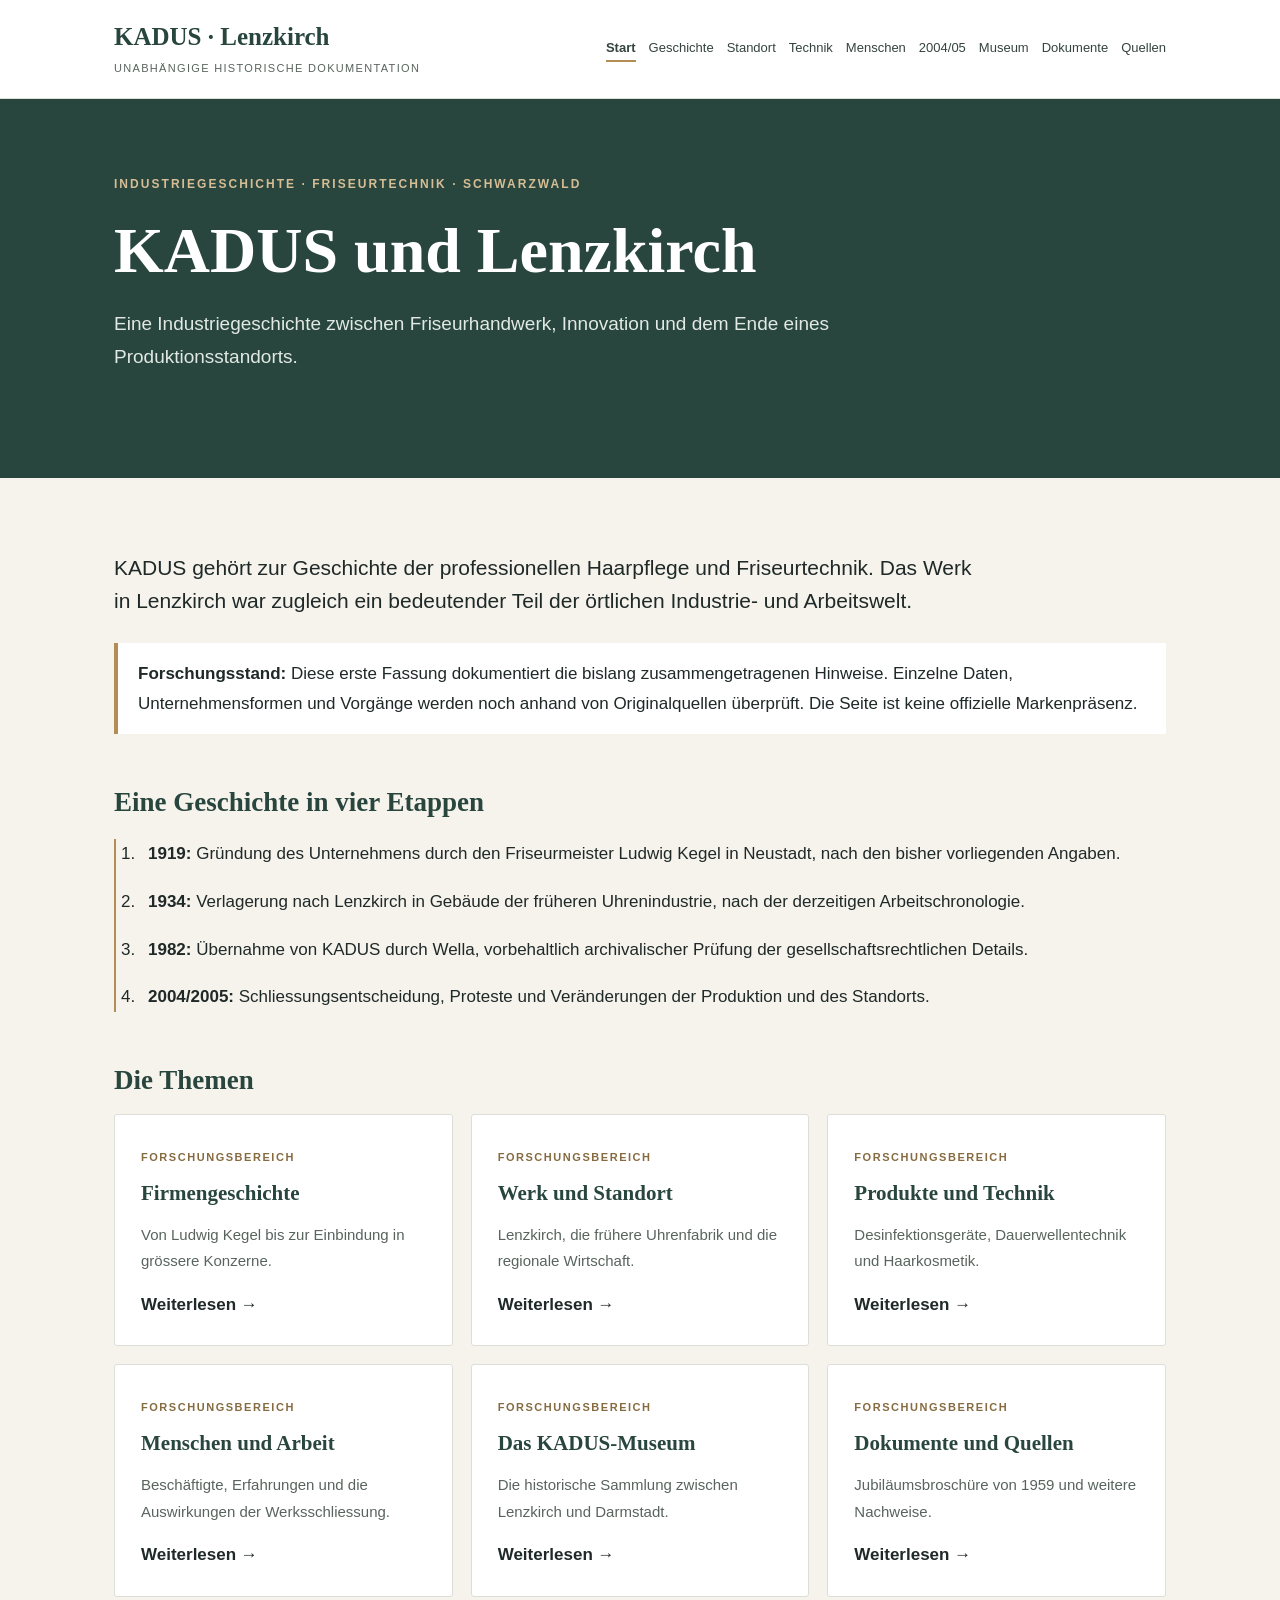
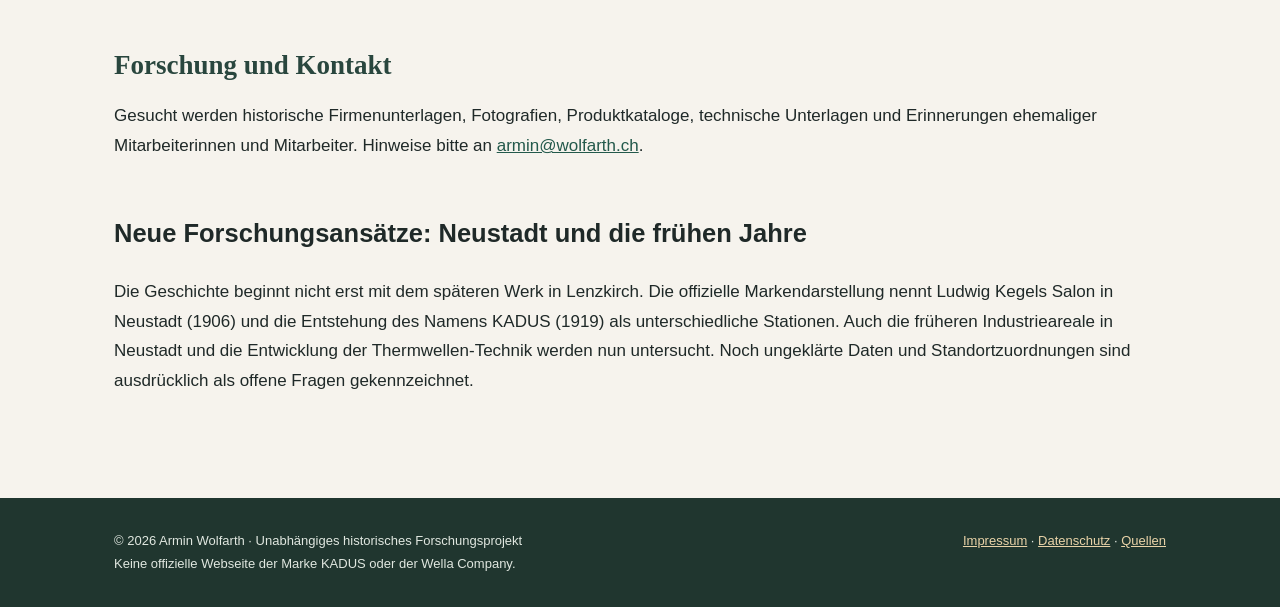
<file: index.html>
<!DOCTYPE html>

<html lang="de"><head><meta charset="utf-8"/><meta content="zlRBgQFps5m0PwlhTDcf2eMCraI67N3e2OLOCPX6SGU" name="google-site-verification"/><meta content="width=device-width,initial-scale=1" name="viewport"/><meta content="index, follow" name="robots"/><title>KADUS und Lenzkirch | KADUS Lenzkirch – Historische Dokumentation</title><meta content="Eine Industriegeschichte zwischen Friseurhandwerk, Innovation und dem Ende eines Produktionsstandorts." name="description"/><link href="assets/style.css" rel="stylesheet"/><link href="https://armin-historik.github.io/kadus-lenzkirch/" rel="canonical"/></head><body><header><div class="wrap top"><a class="brand" href="index.html">KADUS · Lenzkirch<small>Unabhängige historische Dokumentation</small></a><nav aria-label="Hauptnavigation"><a aria-current="page" href="index.html">Start</a><a href="geschichte.html">Geschichte</a><a href="lenzkirch.html">Standort</a><a href="technik.html">Technik</a><a href="menschen.html">Menschen</a><a href="werksschliessung.html">2004/05</a><a href="museum.html">Museum</a><a href="dokumente.html">Dokumente</a><a href="quellen.html">Quellen</a></nav></div></header><main><section class="hero"><div class="wrap"><div class="eyebrow">Industriegeschichte · Friseurtechnik · Schwarzwald</div><h1>KADUS und Lenzkirch</h1><p>Eine Industriegeschichte zwischen Friseurhandwerk, Innovation und dem Ende eines Produktionsstandorts.</p></div></section><div class="wrap content"><p class="lead">KADUS gehört zur Geschichte der professionellen Haarpflege und Friseurtechnik. Das Werk in Lenzkirch war zugleich ein bedeutender Teil der örtlichen Industrie- und Arbeitswelt.</p><div class="note"><strong>Forschungsstand:</strong> Diese erste Fassung dokumentiert die bislang zusammengetragenen Hinweise. Einzelne Daten, Unternehmensformen und Vorgänge werden noch anhand von Originalquellen überprüft. Die Seite ist keine offizielle Markenpräsenz.</div><section class="section"><h2>Eine Geschichte in vier Etappen</h2><ol class="timeline"><li><strong>1919:</strong> Gründung des Unternehmens durch den Friseurmeister Ludwig Kegel in Neustadt, nach den bisher vorliegenden Angaben.</li><li><strong>1934:</strong> Verlagerung nach Lenzkirch in Gebäude der früheren Uhrenindustrie, nach der derzeitigen Arbeitschronologie.</li><li><strong>1982:</strong> Übernahme von KADUS durch Wella, vorbehaltlich archivalischer Prüfung der gesellschaftsrechtlichen Details.</li><li><strong>2004/2005:</strong> Schliessungsentscheidung, Proteste und Veränderungen der Produktion und des Standorts.</li></ol></section><section class="section"><h2>Die Themen</h2><div class="grid"><a class="card" href="geschichte.html"><span class="tag">Forschungsbereich</span><h3>Firmengeschichte</h3><p>Von Ludwig Kegel bis zur Einbindung in grössere Konzerne.</p><strong>Weiterlesen →</strong></a><a class="card" href="lenzkirch.html"><span class="tag">Forschungsbereich</span><h3>Werk und Standort</h3><p>Lenzkirch, die frühere Uhrenfabrik und die regionale Wirtschaft.</p><strong>Weiterlesen →</strong></a><a class="card" href="technik.html"><span class="tag">Forschungsbereich</span><h3>Produkte und Technik</h3><p>Desinfektionsgeräte, Dauerwellentechnik und Haarkosmetik.</p><strong>Weiterlesen →</strong></a><a class="card" href="menschen.html"><span class="tag">Forschungsbereich</span><h3>Menschen und Arbeit</h3><p>Beschäftigte, Erfahrungen und die Auswirkungen der Werksschliessung.</p><strong>Weiterlesen →</strong></a><a class="card" href="museum.html"><span class="tag">Forschungsbereich</span><h3>Das KADUS-Museum</h3><p>Die historische Sammlung zwischen Lenzkirch und Darmstadt.</p><strong>Weiterlesen →</strong></a><a class="card" href="dokumente.html"><span class="tag">Forschungsbereich</span><h3>Dokumente und Quellen</h3><p>Jubiläumsbroschüre von 1959 und weitere Nachweise.</p><strong>Weiterlesen →</strong></a></div></section><section class="section"><h2>Forschung und Kontakt</h2><p>Gesucht werden historische Firmenunterlagen, Fotografien, Produktkataloge, technische Unterlagen und Erinnerungen ehemaliger Mitarbeiterinnen und Mitarbeiter. Hinweise bitte an <a href="mailto:armin@wolfarth.ch">armin@wolfarth.ch</a>.</p></section><h2>Neue Forschungsansätze: Neustadt und die frühen Jahre</h2><p>Die Geschichte beginnt nicht erst mit dem späteren Werk in Lenzkirch. Die offizielle Markendarstellung nennt Ludwig Kegels Salon in Neustadt (1906) und die Entstehung des Namens KADUS (1919) als unterschiedliche Stationen. Auch die früheren Industrieareale in Neustadt und die Entwicklung der Thermwellen-Technik werden nun untersucht. Noch ungeklärte Daten und Standortzuordnungen sind ausdrücklich als offene Fragen gekennzeichnet.</p></div></main><footer class="footer"><div class="wrap foot"><div>© 2026 Armin Wolfarth · Unabhängiges historisches Forschungsprojekt<br/>Keine offizielle Webseite der Marke KADUS oder der Wella Company.</div><div><a href="impressum.html">Impressum</a> · <a href="datenschutz.html">Datenschutz</a> · <a href="quellen.html">Quellen</a></div></div></footer></body></html>
</file>
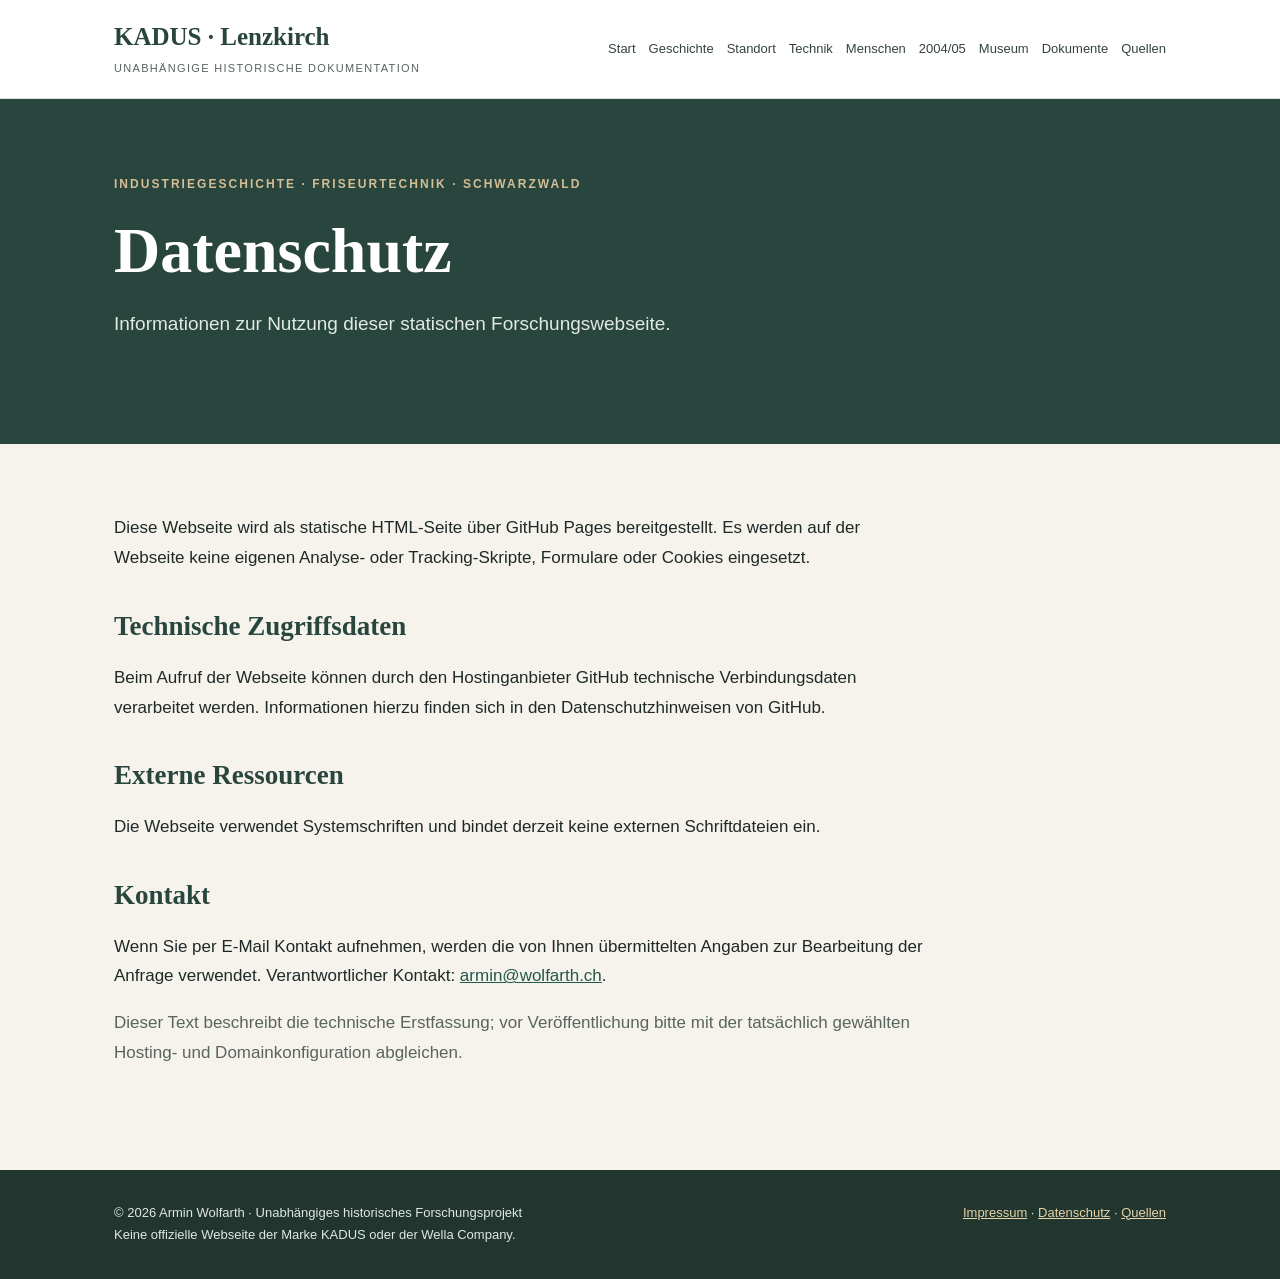
<file: datenschutz.html>
<!DOCTYPE html>
<html lang="de"><head><meta charset="utf-8"/><meta content="width=device-width,initial-scale=1" name="viewport"/><meta content="index, follow" name="robots"/><title>Datenschutz | KADUS Lenzkirch – Historische Dokumentation</title><meta content="Informationen zur Nutzung dieser statischen Forschungswebseite." name="description"/><link href="assets/style.css" rel="stylesheet"/><link href="https://armin-historik.github.io/kadus-lenzkirch/datenschutz.html" rel="canonical"/></head><body><header><div class="wrap top"><a class="brand" href="index.html">KADUS · Lenzkirch<small>Unabhängige historische Dokumentation</small></a><nav aria-label="Hauptnavigation"><a href="index.html">Start</a><a href="geschichte.html">Geschichte</a><a href="lenzkirch.html">Standort</a><a href="technik.html">Technik</a><a href="menschen.html">Menschen</a><a href="werksschliessung.html">2004/05</a><a href="museum.html">Museum</a><a href="dokumente.html">Dokumente</a><a href="quellen.html">Quellen</a></nav></div></header><main><section class="hero"><div class="wrap"><div class="eyebrow">Industriegeschichte · Friseurtechnik · Schwarzwald</div><h1>Datenschutz</h1><p>Informationen zur Nutzung dieser statischen Forschungswebseite.</p></div></section><div class="wrap content"><div class="page"><p>Diese Webseite wird als statische HTML-Seite über GitHub Pages bereitgestellt. Es werden auf der Webseite keine eigenen Analyse- oder Tracking-Skripte, Formulare oder Cookies eingesetzt.</p><h2>Technische Zugriffsdaten</h2><p>Beim Aufruf der Webseite können durch den Hostinganbieter GitHub technische Verbindungsdaten verarbeitet werden. Informationen hierzu finden sich in den Datenschutzhinweisen von GitHub.</p><h2>Externe Ressourcen</h2><p>Die Webseite verwendet Systemschriften und bindet derzeit keine externen Schriftdateien ein.</p><h2>Kontakt</h2><p>Wenn Sie per E-Mail Kontakt aufnehmen, werden die von Ihnen übermittelten Angaben zur Bearbeitung der Anfrage verwendet. Verantwortlicher Kontakt: <a href="mailto:armin@wolfarth.ch">armin@wolfarth.ch</a>.</p><p class="muted">Dieser Text beschreibt die technische Erstfassung; vor Veröffentlichung bitte mit der tatsächlich gewählten Hosting- und Domainkonfiguration abgleichen.</p></div></div></main><footer class="footer"><div class="wrap foot"><div>© 2026 Armin Wolfarth · Unabhängiges historisches Forschungsprojekt<br/>Keine offizielle Webseite der Marke KADUS oder der Wella Company.</div><div><a href="impressum.html">Impressum</a> · <a href="datenschutz.html">Datenschutz</a> · <a href="quellen.html">Quellen</a></div></div></footer></body></html>
</file>
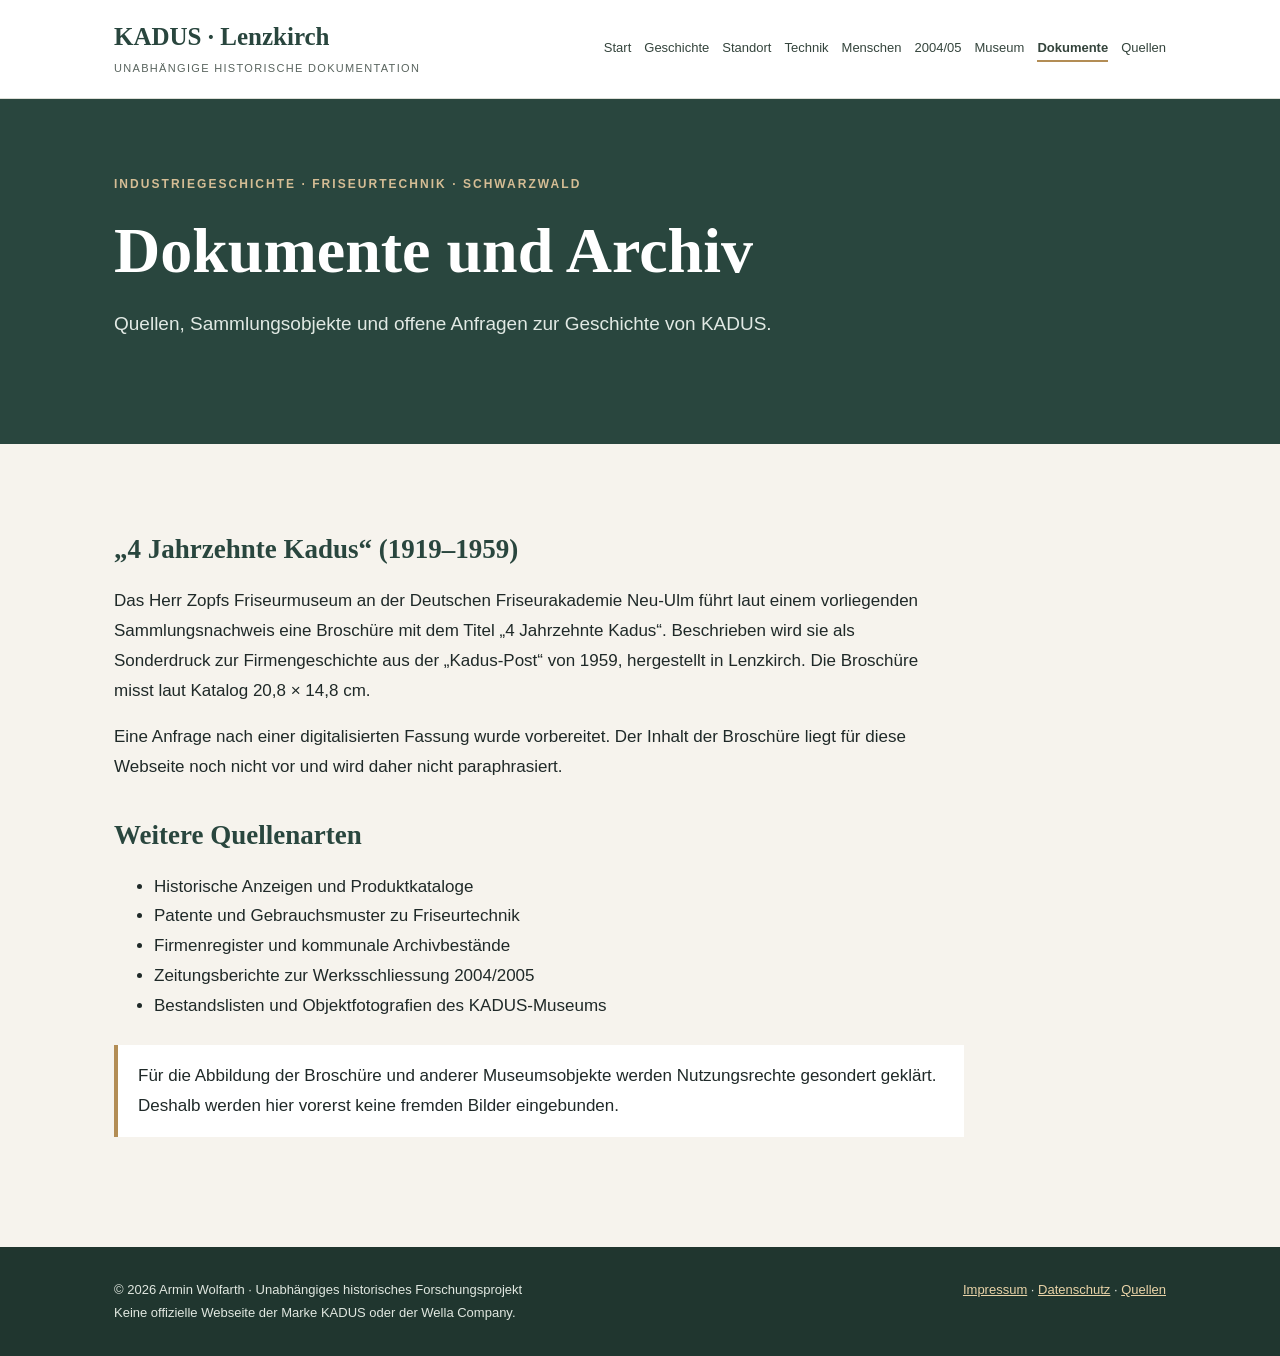
<file: dokumente.html>
<!DOCTYPE html>
<html lang="de"><head><meta charset="utf-8"/><meta content="width=device-width,initial-scale=1" name="viewport"/><meta content="index, follow" name="robots"/><title>Dokumente und Archiv | KADUS Lenzkirch – Historische Dokumentation</title><meta content="Quellen, Sammlungsobjekte und offene Anfragen zur Geschichte von KADUS." name="description"/><link href="assets/style.css" rel="stylesheet"/><link href="https://armin-historik.github.io/kadus-lenzkirch/dokumente.html" rel="canonical"/></head><body><header><div class="wrap top"><a class="brand" href="index.html">KADUS · Lenzkirch<small>Unabhängige historische Dokumentation</small></a><nav aria-label="Hauptnavigation"><a href="index.html">Start</a><a href="geschichte.html">Geschichte</a><a href="lenzkirch.html">Standort</a><a href="technik.html">Technik</a><a href="menschen.html">Menschen</a><a href="werksschliessung.html">2004/05</a><a href="museum.html">Museum</a><a aria-current="page" href="dokumente.html">Dokumente</a><a href="quellen.html">Quellen</a></nav></div></header><main><section class="hero"><div class="wrap"><div class="eyebrow">Industriegeschichte · Friseurtechnik · Schwarzwald</div><h1>Dokumente und Archiv</h1><p>Quellen, Sammlungsobjekte und offene Anfragen zur Geschichte von KADUS.</p></div></section><div class="wrap content"><div class="page"><h2>„4 Jahrzehnte Kadus“ (1919–1959)</h2><p>Das Herr Zopfs Friseurmuseum an der Deutschen Friseurakademie Neu-Ulm führt laut einem vorliegenden Sammlungsnachweis eine Broschüre mit dem Titel „4 Jahrzehnte Kadus“. Beschrieben wird sie als Sonderdruck zur Firmengeschichte aus der „Kadus-Post“ von 1959, hergestellt in Lenzkirch. Die Broschüre misst laut Katalog 20,8 × 14,8 cm.</p><p>Eine Anfrage nach einer digitalisierten Fassung wurde vorbereitet. Der Inhalt der Broschüre liegt für diese Webseite noch nicht vor und wird daher nicht paraphrasiert.</p><h2>Weitere Quellenarten</h2><ul><li>Historische Anzeigen und Produktkataloge</li><li>Patente und Gebrauchsmuster zu Friseurtechnik</li><li>Firmenregister und kommunale Archivbestände</li><li>Zeitungsberichte zur Werksschliessung 2004/2005</li><li>Bestandslisten und Objektfotografien des KADUS-Museums</li></ul><div class="note">Für die Abbildung der Broschüre und anderer Museumsobjekte werden Nutzungsrechte gesondert geklärt. Deshalb werden hier vorerst keine fremden Bilder eingebunden.</div></div></div></main><footer class="footer"><div class="wrap foot"><div>© 2026 Armin Wolfarth · Unabhängiges historisches Forschungsprojekt<br/>Keine offizielle Webseite der Marke KADUS oder der Wella Company.</div><div><a href="impressum.html">Impressum</a> · <a href="datenschutz.html">Datenschutz</a> · <a href="quellen.html">Quellen</a></div></div></footer></body></html>
</file>
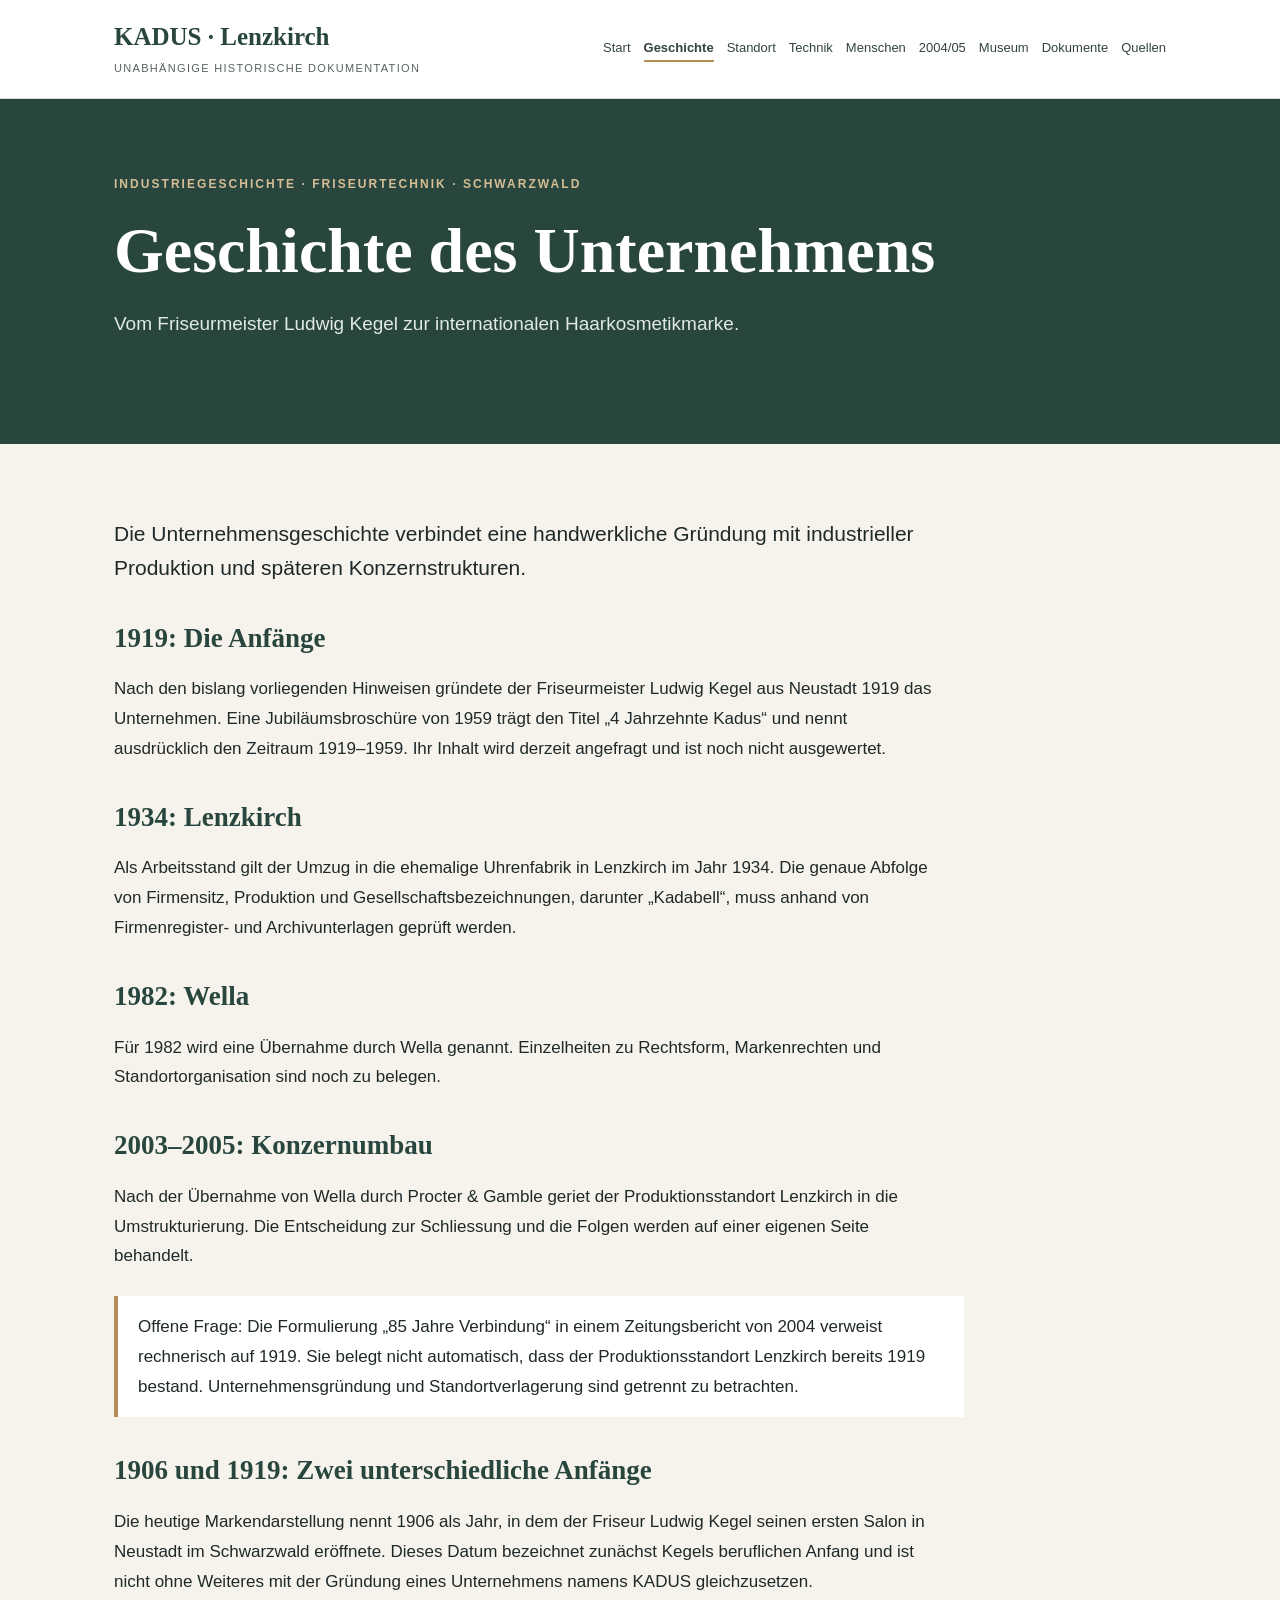
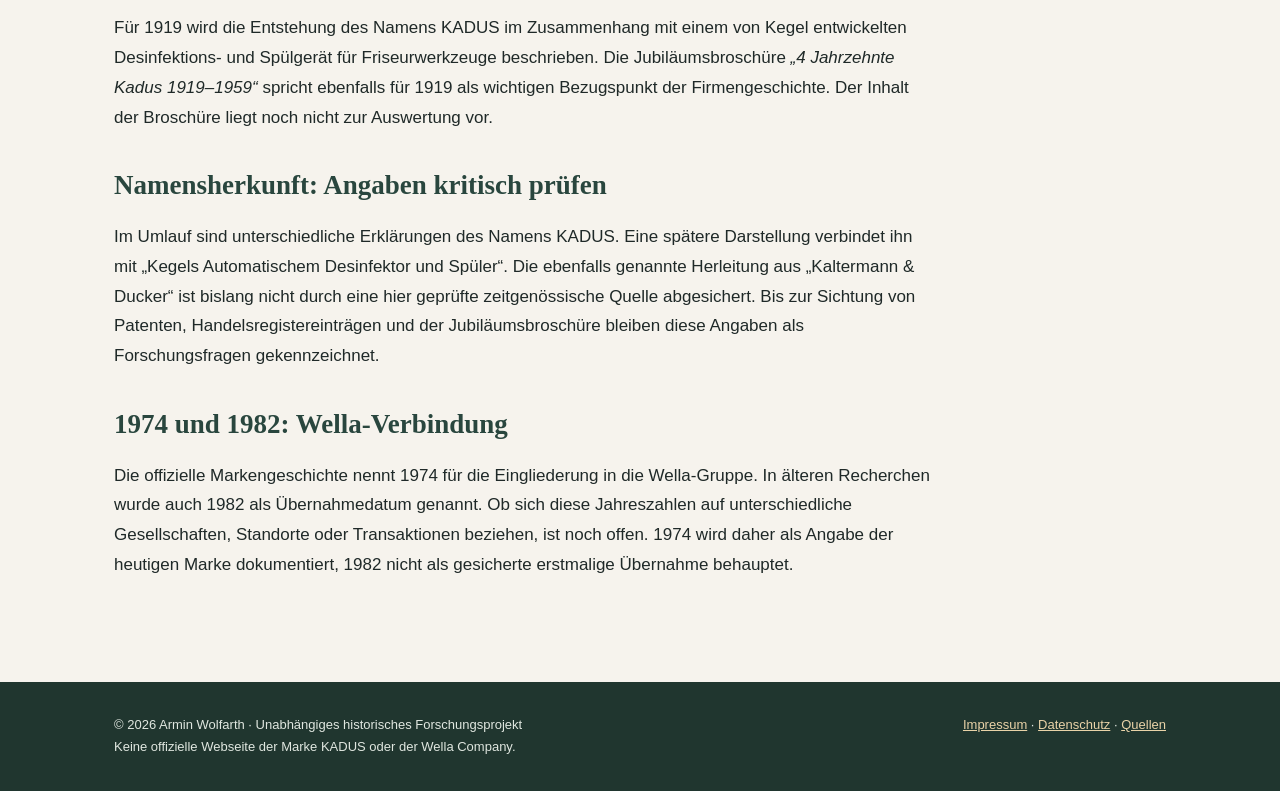
<file: geschichte.html>
<!DOCTYPE html>

<html lang="de"><head><meta charset="utf-8"/><meta content="width=device-width,initial-scale=1" name="viewport"/><meta content="index, follow" name="robots"/><title>Geschichte des Unternehmens | KADUS Lenzkirch – Historische Dokumentation</title><meta content="Vom Friseurmeister Ludwig Kegel zur internationalen Haarkosmetikmarke." name="description"/><link href="assets/style.css" rel="stylesheet"/><link href="https://armin-historik.github.io/kadus-lenzkirch/geschichte.html" rel="canonical"/></head><body><header><div class="wrap top"><a class="brand" href="index.html">KADUS · Lenzkirch<small>Unabhängige historische Dokumentation</small></a><nav aria-label="Hauptnavigation"><a href="index.html">Start</a><a aria-current="page" href="geschichte.html">Geschichte</a><a href="lenzkirch.html">Standort</a><a href="technik.html">Technik</a><a href="menschen.html">Menschen</a><a href="werksschliessung.html">2004/05</a><a href="museum.html">Museum</a><a href="dokumente.html">Dokumente</a><a href="quellen.html">Quellen</a></nav></div></header><main><section class="hero"><div class="wrap"><div class="eyebrow">Industriegeschichte · Friseurtechnik · Schwarzwald</div><h1>Geschichte des Unternehmens</h1><p>Vom Friseurmeister Ludwig Kegel zur internationalen Haarkosmetikmarke.</p></div></section><div class="wrap content"><div class="page"><p class="lead">Die Unternehmensgeschichte verbindet eine handwerkliche Gründung mit industrieller Produktion und späteren Konzernstrukturen.</p><h2>1919: Die Anfänge</h2><p>Nach den bislang vorliegenden Hinweisen gründete der Friseurmeister Ludwig Kegel aus Neustadt 1919 das Unternehmen. Eine Jubiläumsbroschüre von 1959 trägt den Titel „4 Jahrzehnte Kadus“ und nennt ausdrücklich den Zeitraum 1919–1959. Ihr Inhalt wird derzeit angefragt und ist noch nicht ausgewertet.</p><h2>1934: Lenzkirch</h2><p>Als Arbeitsstand gilt der Umzug in die ehemalige Uhrenfabrik in Lenzkirch im Jahr 1934. Die genaue Abfolge von Firmensitz, Produktion und Gesellschaftsbezeichnungen, darunter „Kadabell“, muss anhand von Firmenregister- und Archivunterlagen geprüft werden.</p><h2>1982: Wella</h2><p>Für 1982 wird eine Übernahme durch Wella genannt. Einzelheiten zu Rechtsform, Markenrechten und Standortorganisation sind noch zu belegen.</p><h2>2003–2005: Konzernumbau</h2><p>Nach der Übernahme von Wella durch Procter &amp; Gamble geriet der Produktionsstandort Lenzkirch in die Umstrukturierung. Die Entscheidung zur Schliessung und die Folgen werden auf einer eigenen Seite behandelt.</p><div class="note">Offene Frage: Die Formulierung „85 Jahre Verbindung“ in einem Zeitungsbericht von 2004 verweist rechnerisch auf 1919. Sie belegt nicht automatisch, dass der Produktionsstandort Lenzkirch bereits 1919 bestand. Unternehmensgründung und Standortverlagerung sind getrennt zu betrachten.</div><h2>1906 und 1919: Zwei unterschiedliche Anfänge</h2><p>Die heutige Markendarstellung nennt 1906 als Jahr, in dem der Friseur Ludwig Kegel seinen ersten Salon in Neustadt im Schwarzwald eröffnete. Dieses Datum bezeichnet zunächst Kegels beruflichen Anfang und ist nicht ohne Weiteres mit der Gründung eines Unternehmens namens KADUS gleichzusetzen.</p><p>Für 1919 wird die Entstehung des Namens KADUS im Zusammenhang mit einem von Kegel entwickelten Desinfektions- und Spülgerät für Friseurwerkzeuge beschrieben. Die Jubiläumsbroschüre <em>„4 Jahrzehnte Kadus 1919–1959“</em> spricht ebenfalls für 1919 als wichtigen Bezugspunkt der Firmengeschichte. Der Inhalt der Broschüre liegt noch nicht zur Auswertung vor.</p><h2>Namensherkunft: Angaben kritisch prüfen</h2><p>Im Umlauf sind unterschiedliche Erklärungen des Namens KADUS. Eine spätere Darstellung verbindet ihn mit „Kegels Automatischem Desinfektor und Spüler“. Die ebenfalls genannte Herleitung aus „Kaltermann &amp; Ducker“ ist bislang nicht durch eine hier geprüfte zeitgenössische Quelle abgesichert. Bis zur Sichtung von Patenten, Handelsregistereinträgen und der Jubiläumsbroschüre bleiben diese Angaben als Forschungsfragen gekennzeichnet.</p><h2>1974 und 1982: Wella-Verbindung</h2><p>Die offizielle Markengeschichte nennt 1974 für die Eingliederung in die Wella-Gruppe. In älteren Recherchen wurde auch 1982 als Übernahmedatum genannt. Ob sich diese Jahreszahlen auf unterschiedliche Gesellschaften, Standorte oder Transaktionen beziehen, ist noch offen. 1974 wird daher als Angabe der heutigen Marke dokumentiert, 1982 nicht als gesicherte erstmalige Übernahme behauptet.</p></div></div></main><footer class="footer"><div class="wrap foot"><div>© 2026 Armin Wolfarth · Unabhängiges historisches Forschungsprojekt<br/>Keine offizielle Webseite der Marke KADUS oder der Wella Company.</div><div><a href="impressum.html">Impressum</a> · <a href="datenschutz.html">Datenschutz</a> · <a href="quellen.html">Quellen</a></div></div></footer></body></html>
</file>
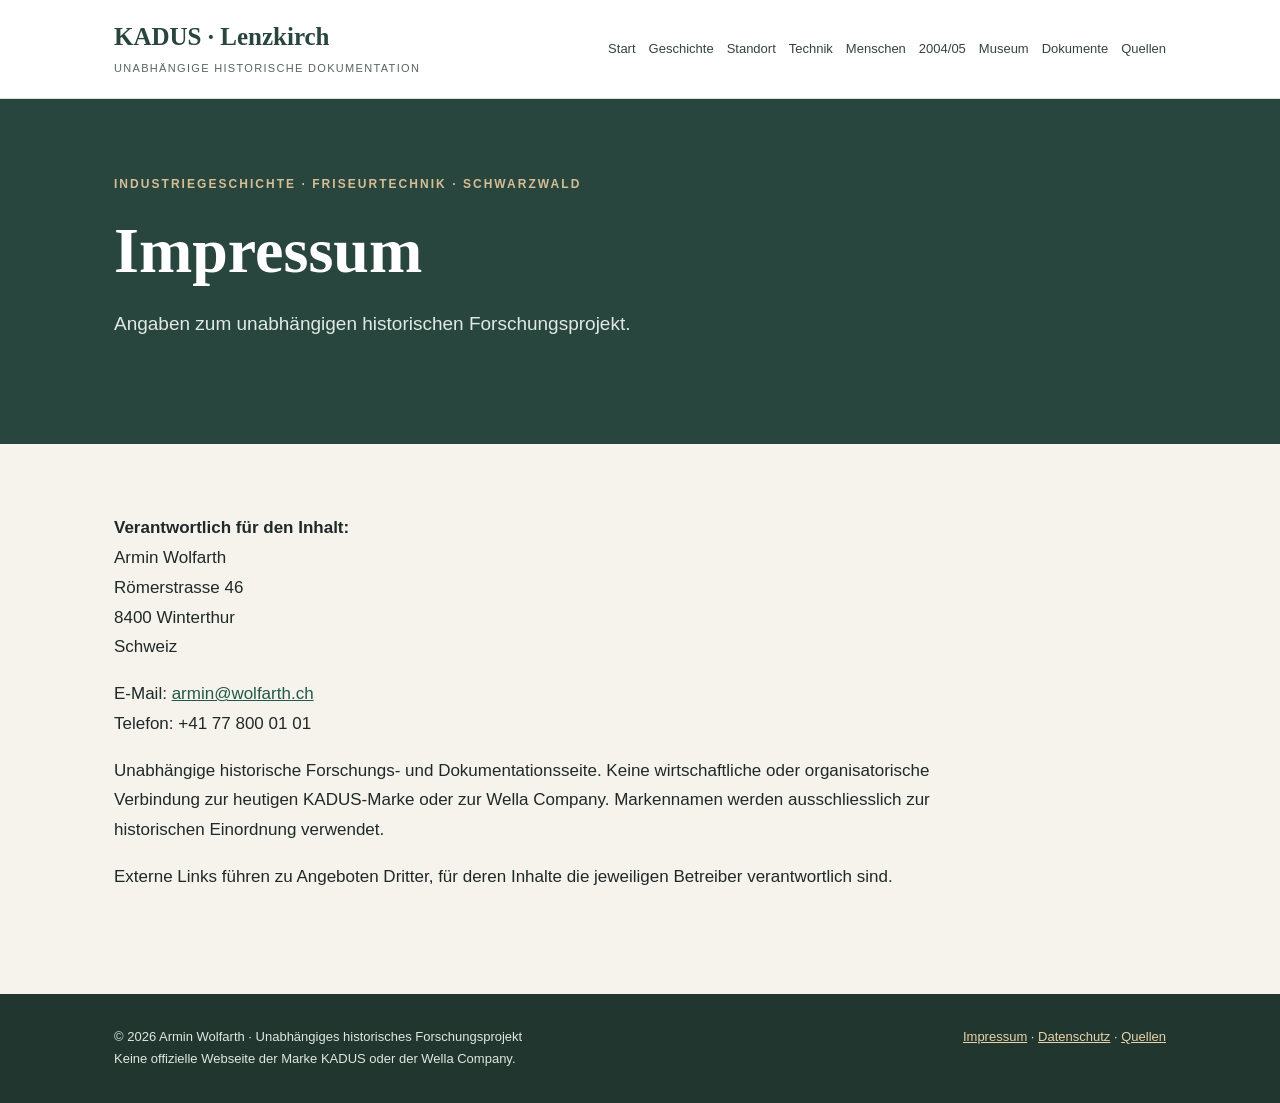
<file: impressum.html>
<!DOCTYPE html>
<html lang="de"><head><meta charset="utf-8"/><meta content="width=device-width,initial-scale=1" name="viewport"/><meta content="index, follow" name="robots"/><title>Impressum | KADUS Lenzkirch – Historische Dokumentation</title><meta content="Angaben zum unabhängigen historischen Forschungsprojekt." name="description"/><link href="assets/style.css" rel="stylesheet"/><link href="https://armin-historik.github.io/kadus-lenzkirch/impressum.html" rel="canonical"/></head><body><header><div class="wrap top"><a class="brand" href="index.html">KADUS · Lenzkirch<small>Unabhängige historische Dokumentation</small></a><nav aria-label="Hauptnavigation"><a href="index.html">Start</a><a href="geschichte.html">Geschichte</a><a href="lenzkirch.html">Standort</a><a href="technik.html">Technik</a><a href="menschen.html">Menschen</a><a href="werksschliessung.html">2004/05</a><a href="museum.html">Museum</a><a href="dokumente.html">Dokumente</a><a href="quellen.html">Quellen</a></nav></div></header><main><section class="hero"><div class="wrap"><div class="eyebrow">Industriegeschichte · Friseurtechnik · Schwarzwald</div><h1>Impressum</h1><p>Angaben zum unabhängigen historischen Forschungsprojekt.</p></div></section><div class="wrap content"><div class="page"><p><strong>Verantwortlich für den Inhalt:</strong><br/>Armin Wolfarth<br/>Römerstrasse 46<br/>8400 Winterthur<br/>Schweiz</p><p>E-Mail: <a href="mailto:armin@wolfarth.ch">armin@wolfarth.ch</a><br/>Telefon: +41 77 800 01 01</p><p>Unabhängige historische Forschungs- und Dokumentationsseite. Keine wirtschaftliche oder organisatorische Verbindung zur heutigen KADUS-Marke oder zur Wella Company. Markennamen werden ausschliesslich zur historischen Einordnung verwendet.</p><p>Externe Links führen zu Angeboten Dritter, für deren Inhalte die jeweiligen Betreiber verantwortlich sind.</p></div></div></main><footer class="footer"><div class="wrap foot"><div>© 2026 Armin Wolfarth · Unabhängiges historisches Forschungsprojekt<br/>Keine offizielle Webseite der Marke KADUS oder der Wella Company.</div><div><a href="impressum.html">Impressum</a> · <a href="datenschutz.html">Datenschutz</a> · <a href="quellen.html">Quellen</a></div></div></footer></body></html>
</file>
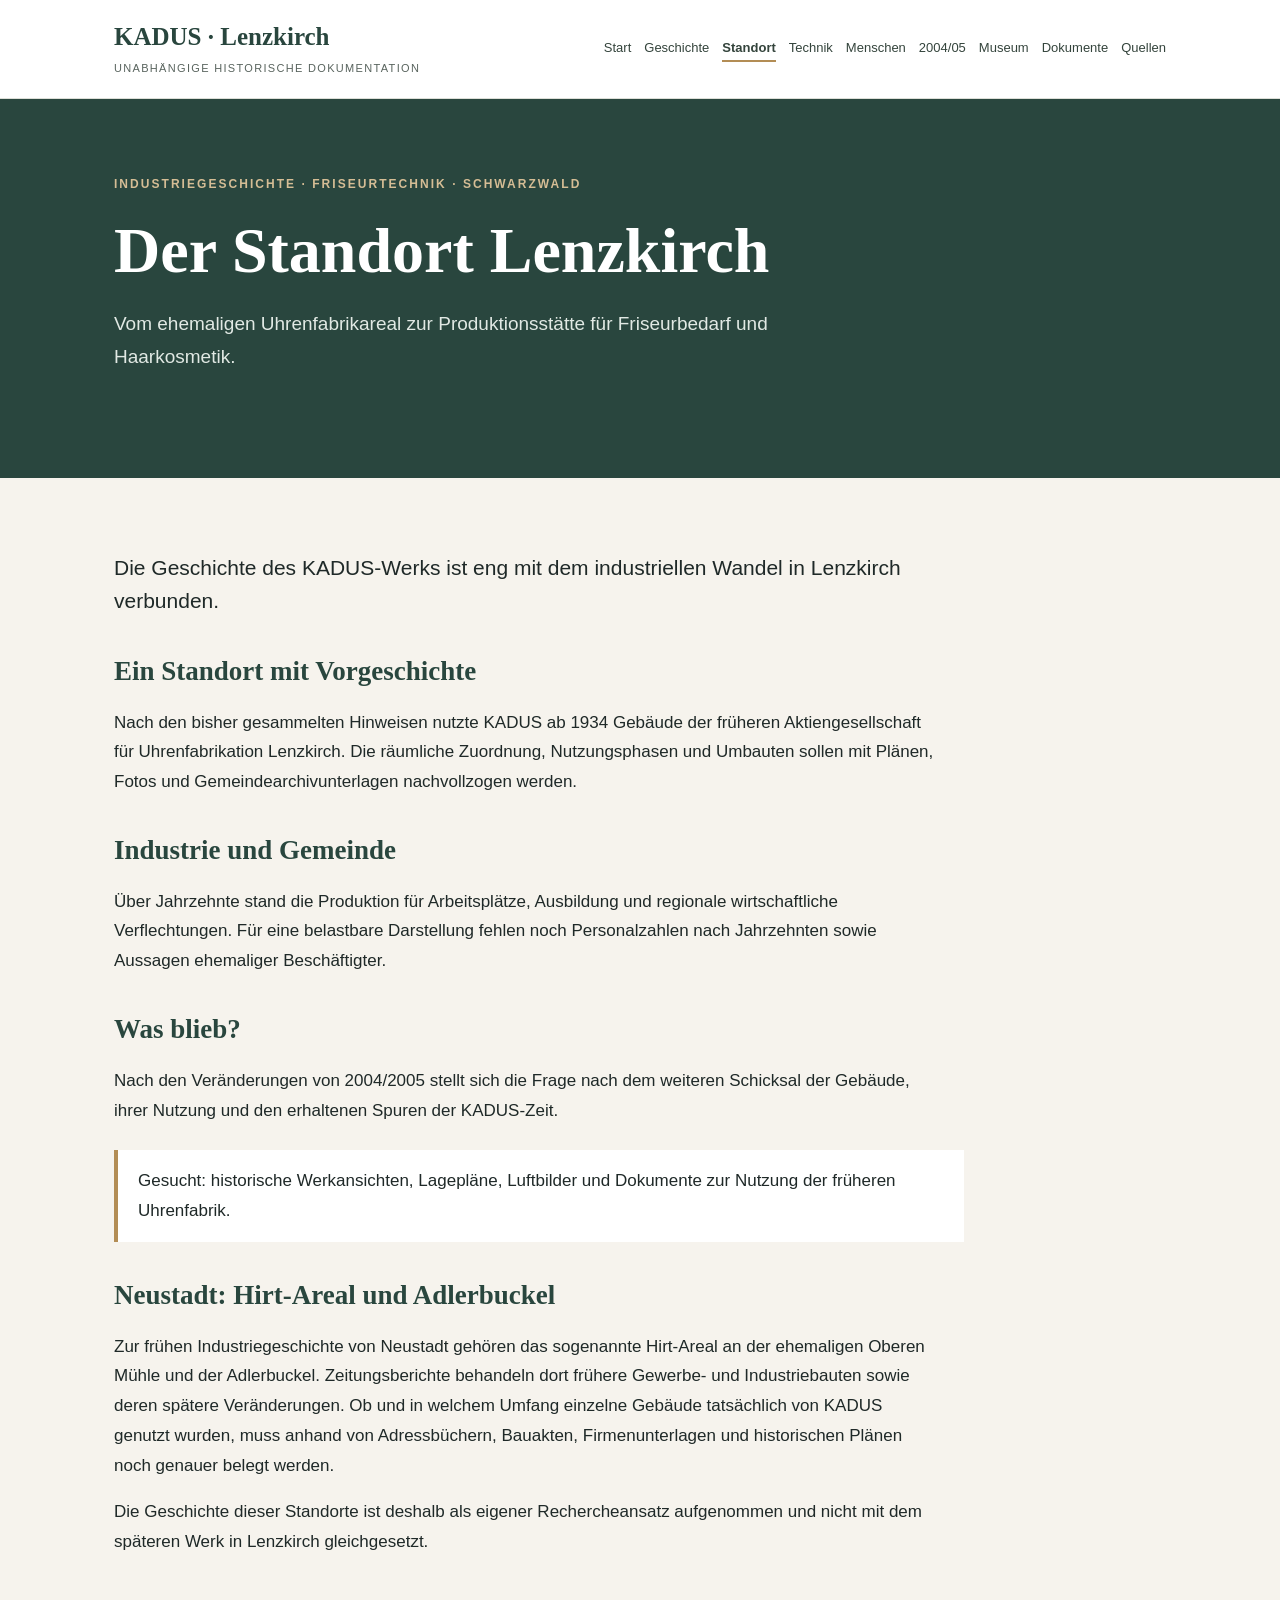
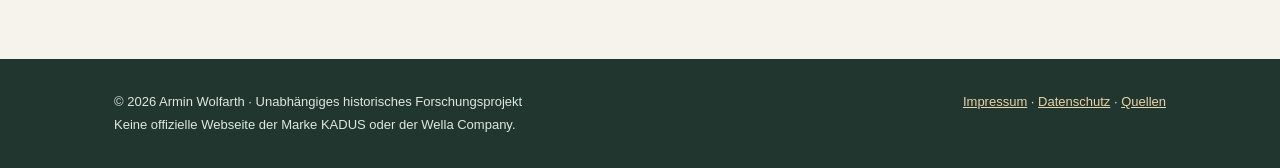
<file: lenzkirch.html>
<!DOCTYPE html>

<html lang="de"><head><meta charset="utf-8"/><meta content="width=device-width,initial-scale=1" name="viewport"/><meta content="index, follow" name="robots"/><title>Der Standort Lenzkirch | KADUS Lenzkirch – Historische Dokumentation</title><meta content="Vom ehemaligen Uhrenfabrikareal zur Produktionsstätte für Friseurbedarf und Haarkosmetik." name="description"/><link href="assets/style.css" rel="stylesheet"/><link href="https://armin-historik.github.io/kadus-lenzkirch/lenzkirch.html" rel="canonical"/></head><body><header><div class="wrap top"><a class="brand" href="index.html">KADUS · Lenzkirch<small>Unabhängige historische Dokumentation</small></a><nav aria-label="Hauptnavigation"><a href="index.html">Start</a><a href="geschichte.html">Geschichte</a><a aria-current="page" href="lenzkirch.html">Standort</a><a href="technik.html">Technik</a><a href="menschen.html">Menschen</a><a href="werksschliessung.html">2004/05</a><a href="museum.html">Museum</a><a href="dokumente.html">Dokumente</a><a href="quellen.html">Quellen</a></nav></div></header><main><section class="hero"><div class="wrap"><div class="eyebrow">Industriegeschichte · Friseurtechnik · Schwarzwald</div><h1>Der Standort Lenzkirch</h1><p>Vom ehemaligen Uhrenfabrikareal zur Produktionsstätte für Friseurbedarf und Haarkosmetik.</p></div></section><div class="wrap content"><div class="page"><p class="lead">Die Geschichte des KADUS-Werks ist eng mit dem industriellen Wandel in Lenzkirch verbunden.</p><h2>Ein Standort mit Vorgeschichte</h2><p>Nach den bisher gesammelten Hinweisen nutzte KADUS ab 1934 Gebäude der früheren Aktiengesellschaft für Uhrenfabrikation Lenzkirch. Die räumliche Zuordnung, Nutzungsphasen und Umbauten sollen mit Plänen, Fotos und Gemeindearchivunterlagen nachvollzogen werden.</p><h2>Industrie und Gemeinde</h2><p>Über Jahrzehnte stand die Produktion für Arbeitsplätze, Ausbildung und regionale wirtschaftliche Verflechtungen. Für eine belastbare Darstellung fehlen noch Personalzahlen nach Jahrzehnten sowie Aussagen ehemaliger Beschäftigter.</p><h2>Was blieb?</h2><p>Nach den Veränderungen von 2004/2005 stellt sich die Frage nach dem weiteren Schicksal der Gebäude, ihrer Nutzung und den erhaltenen Spuren der KADUS-Zeit.</p><div class="note">Gesucht: historische Werkansichten, Lagepläne, Luftbilder und Dokumente zur Nutzung der früheren Uhrenfabrik.</div><h2>Neustadt: Hirt-Areal und Adlerbuckel</h2><p>Zur frühen Industriegeschichte von Neustadt gehören das sogenannte Hirt-Areal an der ehemaligen Oberen Mühle und der Adlerbuckel. Zeitungsberichte behandeln dort frühere Gewerbe- und Industriebauten sowie deren spätere Veränderungen. Ob und in welchem Umfang einzelne Gebäude tatsächlich von KADUS genutzt wurden, muss anhand von Adressbüchern, Bauakten, Firmenunterlagen und historischen Plänen noch genauer belegt werden.</p><p>Die Geschichte dieser Standorte ist deshalb als eigener Rechercheansatz aufgenommen und nicht mit dem späteren Werk in Lenzkirch gleichgesetzt.</p></div></div></main><footer class="footer"><div class="wrap foot"><div>© 2026 Armin Wolfarth · Unabhängiges historisches Forschungsprojekt<br/>Keine offizielle Webseite der Marke KADUS oder der Wella Company.</div><div><a href="impressum.html">Impressum</a> · <a href="datenschutz.html">Datenschutz</a> · <a href="quellen.html">Quellen</a></div></div></footer></body></html>
</file>
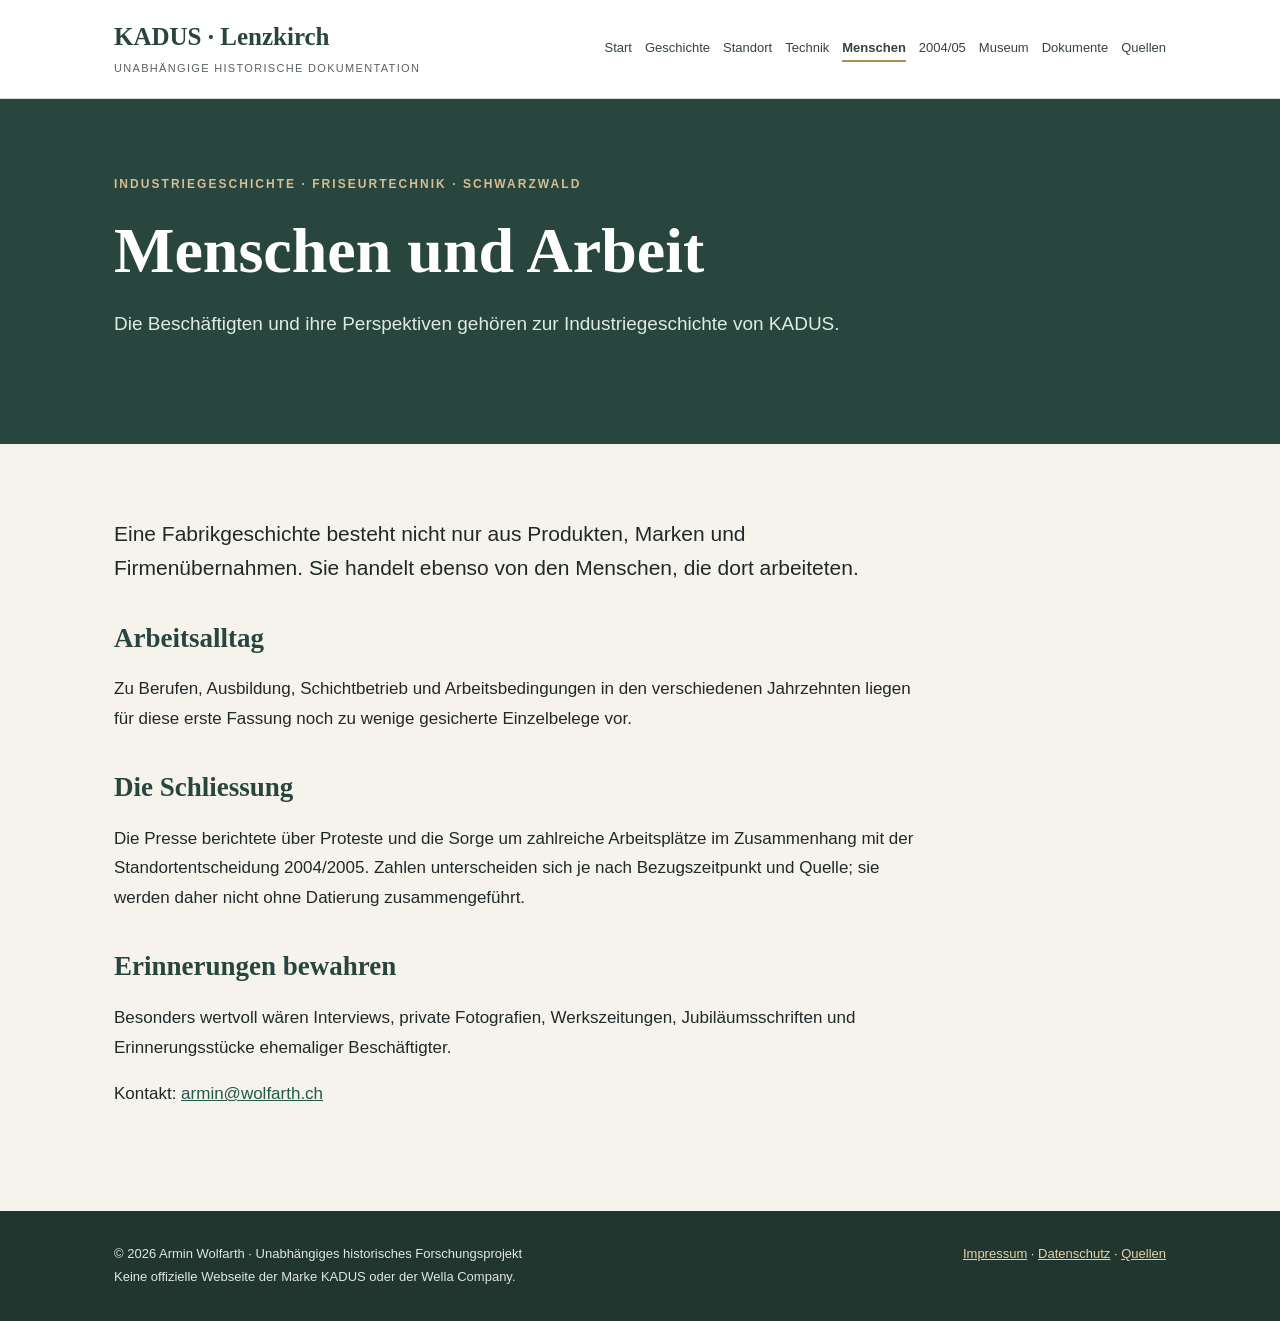
<file: menschen.html>
<!DOCTYPE html>
<html lang="de"><head><meta charset="utf-8"/><meta content="width=device-width,initial-scale=1" name="viewport"/><meta content="index, follow" name="robots"/><title>Menschen und Arbeit | KADUS Lenzkirch – Historische Dokumentation</title><meta content="Die Beschäftigten und ihre Perspektiven gehören zur Industriegeschichte von KADUS." name="description"/><link href="assets/style.css" rel="stylesheet"/><link href="https://armin-historik.github.io/kadus-lenzkirch/menschen.html" rel="canonical"/></head><body><header><div class="wrap top"><a class="brand" href="index.html">KADUS · Lenzkirch<small>Unabhängige historische Dokumentation</small></a><nav aria-label="Hauptnavigation"><a href="index.html">Start</a><a href="geschichte.html">Geschichte</a><a href="lenzkirch.html">Standort</a><a href="technik.html">Technik</a><a aria-current="page" href="menschen.html">Menschen</a><a href="werksschliessung.html">2004/05</a><a href="museum.html">Museum</a><a href="dokumente.html">Dokumente</a><a href="quellen.html">Quellen</a></nav></div></header><main><section class="hero"><div class="wrap"><div class="eyebrow">Industriegeschichte · Friseurtechnik · Schwarzwald</div><h1>Menschen und Arbeit</h1><p>Die Beschäftigten und ihre Perspektiven gehören zur Industriegeschichte von KADUS.</p></div></section><div class="wrap content"><div class="page"><p class="lead">Eine Fabrikgeschichte besteht nicht nur aus Produkten, Marken und Firmenübernahmen. Sie handelt ebenso von den Menschen, die dort arbeiteten.</p><h2>Arbeitsalltag</h2><p>Zu Berufen, Ausbildung, Schichtbetrieb und Arbeitsbedingungen in den verschiedenen Jahrzehnten liegen für diese erste Fassung noch zu wenige gesicherte Einzelbelege vor.</p><h2>Die Schliessung</h2><p>Die Presse berichtete über Proteste und die Sorge um zahlreiche Arbeitsplätze im Zusammenhang mit der Standortentscheidung 2004/2005. Zahlen unterscheiden sich je nach Bezugszeitpunkt und Quelle; sie werden daher nicht ohne Datierung zusammengeführt.</p><h2>Erinnerungen bewahren</h2><p>Besonders wertvoll wären Interviews, private Fotografien, Werkszeitungen, Jubiläumsschriften und Erinnerungsstücke ehemaliger Beschäftigter.</p><p>Kontakt: <a href="mailto:armin@wolfarth.ch">armin@wolfarth.ch</a></p></div></div></main><footer class="footer"><div class="wrap foot"><div>© 2026 Armin Wolfarth · Unabhängiges historisches Forschungsprojekt<br/>Keine offizielle Webseite der Marke KADUS oder der Wella Company.</div><div><a href="impressum.html">Impressum</a> · <a href="datenschutz.html">Datenschutz</a> · <a href="quellen.html">Quellen</a></div></div></footer></body></html>
</file>
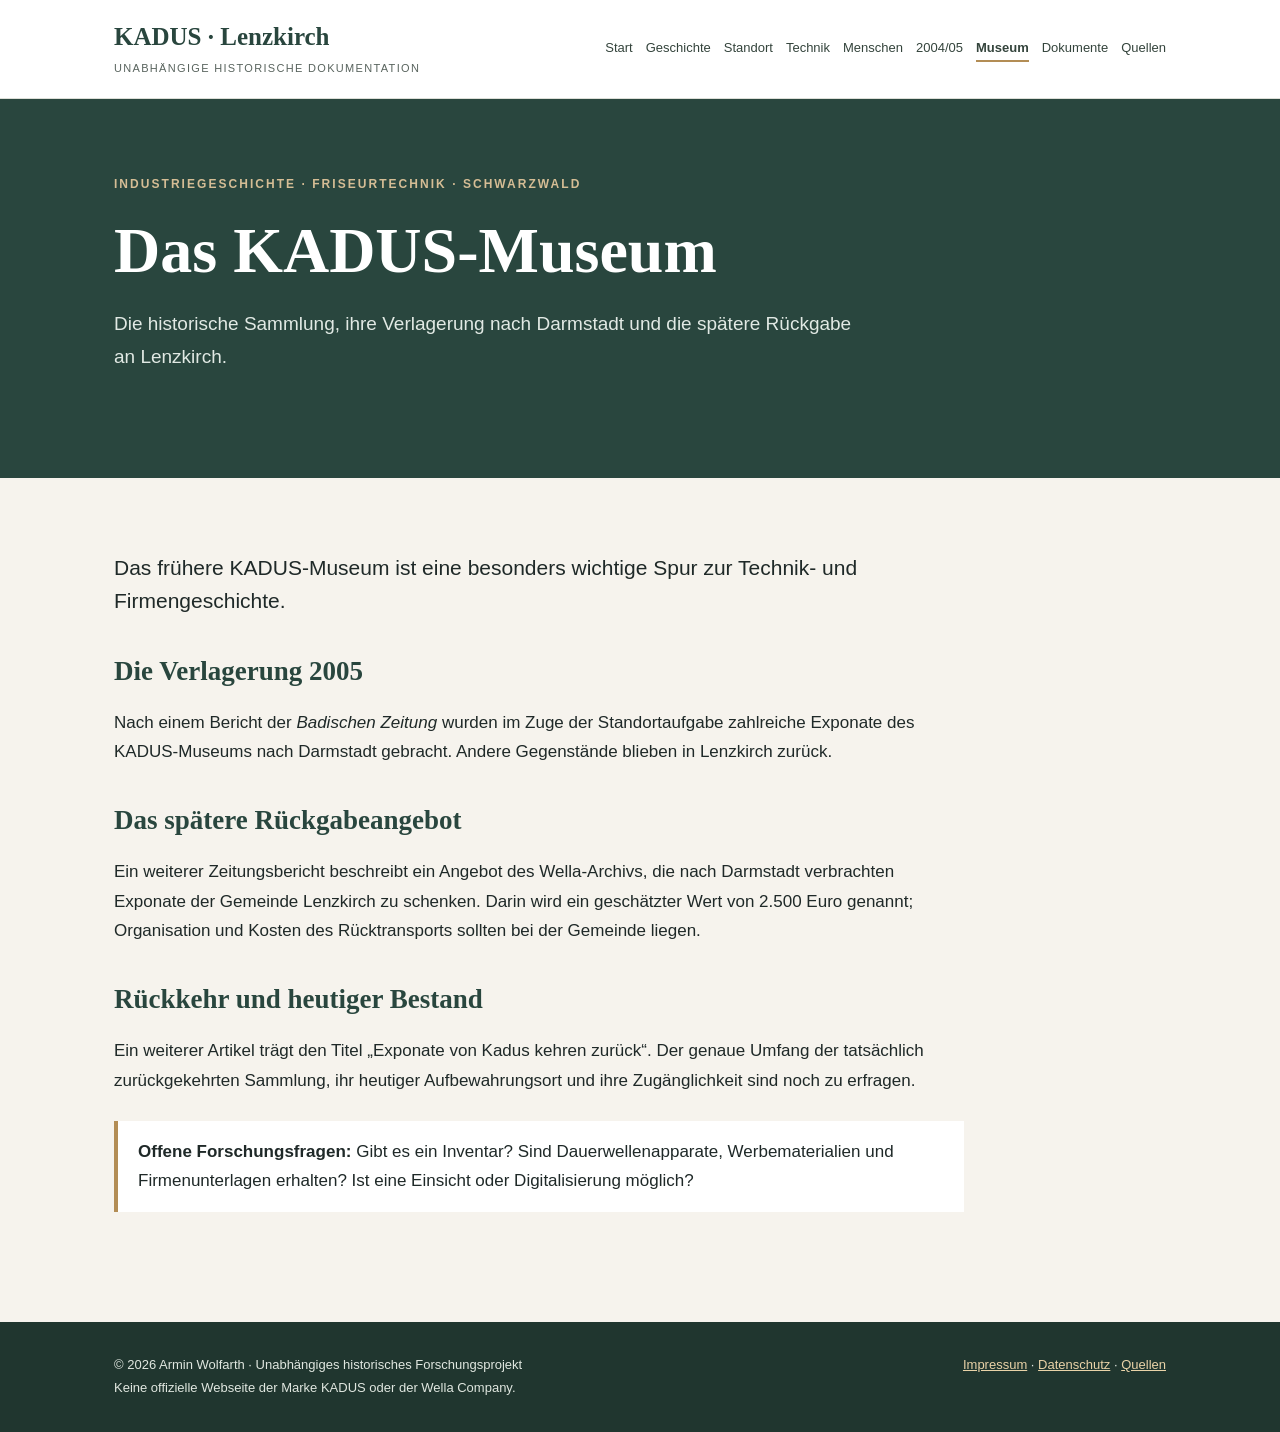
<file: museum.html>
<!DOCTYPE html>
<html lang="de"><head><meta charset="utf-8"/><meta content="width=device-width,initial-scale=1" name="viewport"/><meta content="index, follow" name="robots"/><title>Das KADUS-Museum | KADUS Lenzkirch – Historische Dokumentation</title><meta content="Die historische Sammlung, ihre Verlagerung nach Darmstadt und die spätere Rückgabe an Lenzkirch." name="description"/><link href="assets/style.css" rel="stylesheet"/><link href="https://armin-historik.github.io/kadus-lenzkirch/museum.html" rel="canonical"/></head><body><header><div class="wrap top"><a class="brand" href="index.html">KADUS · Lenzkirch<small>Unabhängige historische Dokumentation</small></a><nav aria-label="Hauptnavigation"><a href="index.html">Start</a><a href="geschichte.html">Geschichte</a><a href="lenzkirch.html">Standort</a><a href="technik.html">Technik</a><a href="menschen.html">Menschen</a><a href="werksschliessung.html">2004/05</a><a aria-current="page" href="museum.html">Museum</a><a href="dokumente.html">Dokumente</a><a href="quellen.html">Quellen</a></nav></div></header><main><section class="hero"><div class="wrap"><div class="eyebrow">Industriegeschichte · Friseurtechnik · Schwarzwald</div><h1>Das KADUS-Museum</h1><p>Die historische Sammlung, ihre Verlagerung nach Darmstadt und die spätere Rückgabe an Lenzkirch.</p></div></section><div class="wrap content"><div class="page"><p class="lead">Das frühere KADUS-Museum ist eine besonders wichtige Spur zur Technik- und Firmengeschichte.</p><h2>Die Verlagerung 2005</h2><p>Nach einem Bericht der <em>Badischen Zeitung</em> wurden im Zuge der Standortaufgabe zahlreiche Exponate des KADUS-Museums nach Darmstadt gebracht. Andere Gegenstände blieben in Lenzkirch zurück.</p><h2>Das spätere Rückgabeangebot</h2><p>Ein weiterer Zeitungsbericht beschreibt ein Angebot des Wella-Archivs, die nach Darmstadt verbrachten Exponate der Gemeinde Lenzkirch zu schenken. Darin wird ein geschätzter Wert von 2.500 Euro genannt; Organisation und Kosten des Rücktransports sollten bei der Gemeinde liegen.</p><h2>Rückkehr und heutiger Bestand</h2><p>Ein weiterer Artikel trägt den Titel „Exponate von Kadus kehren zurück“. Der genaue Umfang der tatsächlich zurückgekehrten Sammlung, ihr heutiger Aufbewahrungsort und ihre Zugänglichkeit sind noch zu erfragen.</p><div class="note"><strong>Offene Forschungsfragen:</strong> Gibt es ein Inventar? Sind Dauerwellenapparate, Werbematerialien und Firmenunterlagen erhalten? Ist eine Einsicht oder Digitalisierung möglich?</div></div></div></main><footer class="footer"><div class="wrap foot"><div>© 2026 Armin Wolfarth · Unabhängiges historisches Forschungsprojekt<br/>Keine offizielle Webseite der Marke KADUS oder der Wella Company.</div><div><a href="impressum.html">Impressum</a> · <a href="datenschutz.html">Datenschutz</a> · <a href="quellen.html">Quellen</a></div></div></footer></body></html>
</file>
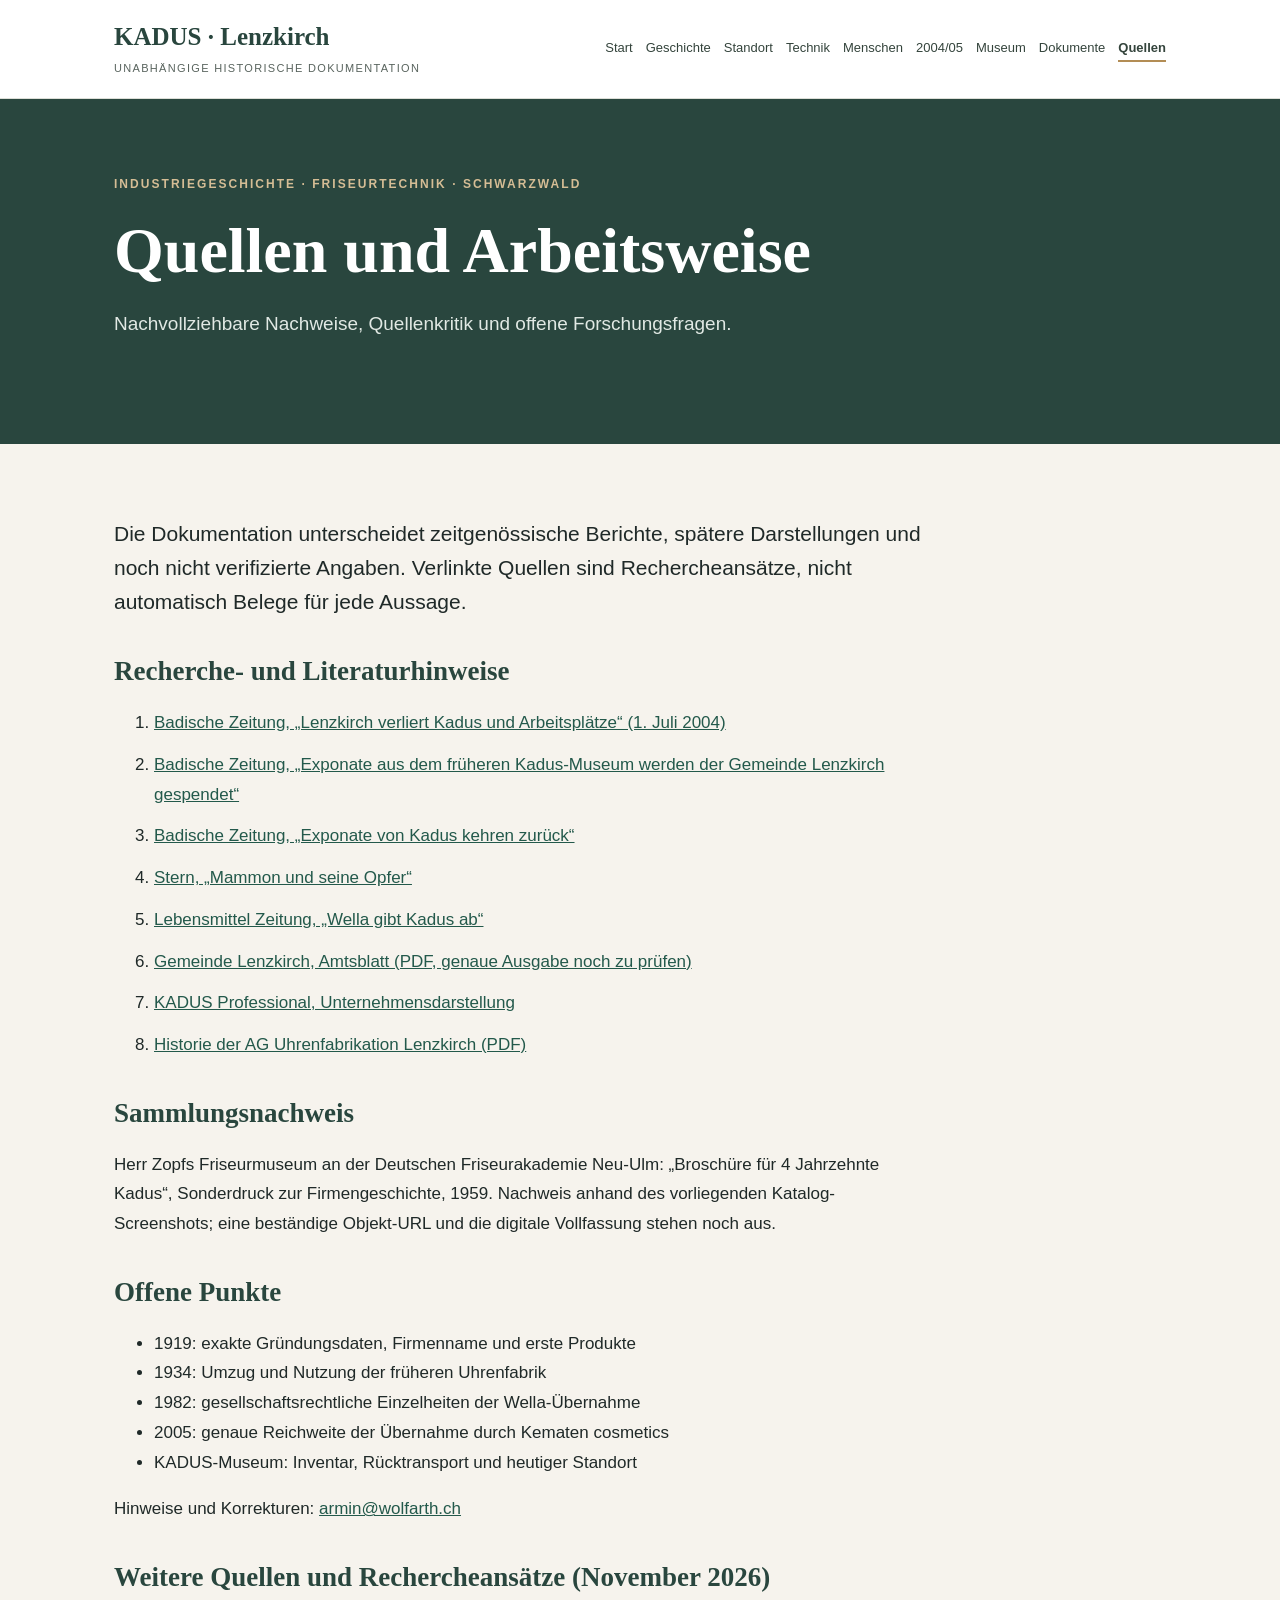
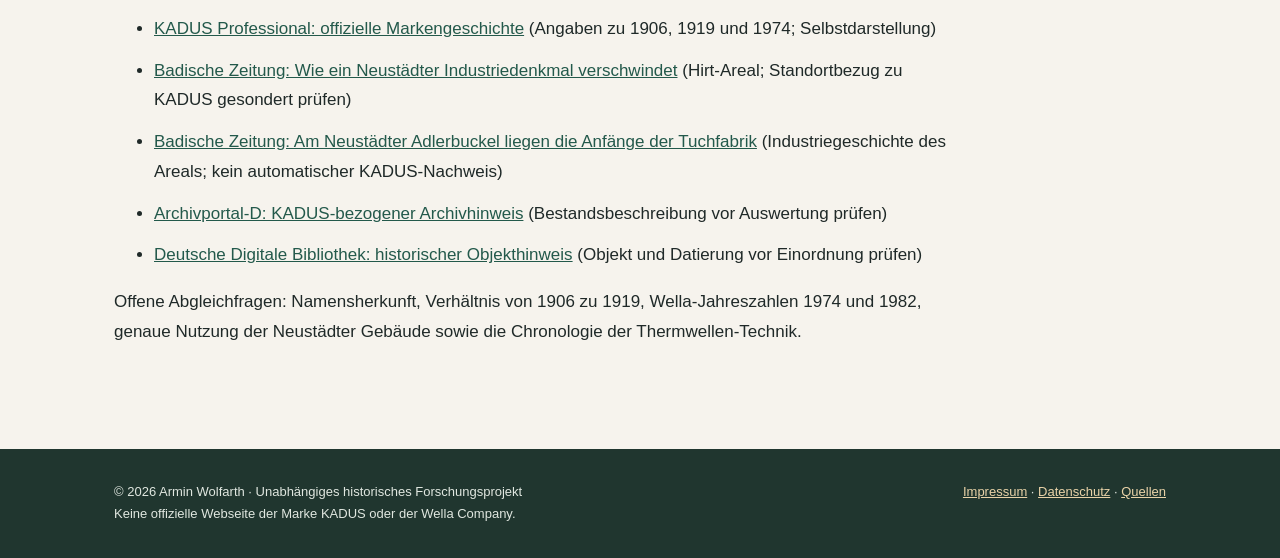
<file: quellen.html>
<!DOCTYPE html>

<html lang="de"><head><meta charset="utf-8"/><meta content="width=device-width,initial-scale=1" name="viewport"/><meta content="index, follow" name="robots"/><title>Quellen und Arbeitsweise | KADUS Lenzkirch – Historische Dokumentation</title><meta content="Nachvollziehbare Nachweise, Quellenkritik und offene Forschungsfragen." name="description"/><link href="assets/style.css" rel="stylesheet"/><link href="https://armin-historik.github.io/kadus-lenzkirch/quellen.html" rel="canonical"/></head><body><header><div class="wrap top"><a class="brand" href="index.html">KADUS · Lenzkirch<small>Unabhängige historische Dokumentation</small></a><nav aria-label="Hauptnavigation"><a href="index.html">Start</a><a href="geschichte.html">Geschichte</a><a href="lenzkirch.html">Standort</a><a href="technik.html">Technik</a><a href="menschen.html">Menschen</a><a href="werksschliessung.html">2004/05</a><a href="museum.html">Museum</a><a href="dokumente.html">Dokumente</a><a aria-current="page" href="quellen.html">Quellen</a></nav></div></header><main><section class="hero"><div class="wrap"><div class="eyebrow">Industriegeschichte · Friseurtechnik · Schwarzwald</div><h1>Quellen und Arbeitsweise</h1><p>Nachvollziehbare Nachweise, Quellenkritik und offene Forschungsfragen.</p></div></section><div class="wrap content"><div class="page"><p class="lead">Die Dokumentation unterscheidet zeitgenössische Berichte, spätere Darstellungen und noch nicht verifizierte Angaben. Verlinkte Quellen sind Rechercheansätze, nicht automatisch Belege für jede Aussage.</p><h2>Recherche- und Literaturhinweise</h2><ol class="source-list"><li><a href="https://www.badische-zeitung.de/lenzkirch-verliert-kadus-und-arbeitsplaetze" rel="noopener noreferrer" target="_blank">Badische Zeitung, „Lenzkirch verliert Kadus und Arbeitsplätze“ (1. Juli 2004)</a></li><li><a href="https://www.badische-zeitung.de/exponate-aus-dem-frueheren-kadus-museum-werden-der-gemeinde-lenzkirch-gespendet" rel="noopener noreferrer" target="_blank">Badische Zeitung, „Exponate aus dem früheren Kadus-Museum werden der Gemeinde Lenzkirch gespendet“</a></li><li><a href="https://www.badische-zeitung.de/exponate-von-kadus-kehren-zurueck" rel="noopener noreferrer" target="_blank">Badische Zeitung, „Exponate von Kadus kehren zurück“</a></li><li><a href="https://www.stern.de/wirtschaft/news/entlassungen-mammon-und-seine-opfer-3547862.html" rel="noopener noreferrer" target="_blank">Stern, „Mammon und seine Opfer“</a></li><li><a href="https://www.lebensmittelzeitung.net/handel/nachrichten/Wella-Gibt-Kadus-ab-44543" rel="noopener noreferrer" target="_blank">Lebensmittel Zeitung, „Wella gibt Kadus ab“</a></li><li><a href="https://www.lenzkirch.de/fileadmin/Dateien/Cross7/Startseite/Leben_in_Lenzkirch/Informationen/Amtsblatt/Blattle.pdf" rel="noopener noreferrer" target="_blank">Gemeinde Lenzkirch, Amtsblatt (PDF, genaue Ausgabe noch zu prüfen)</a></li><li><a href="https://www.kadusprofessional.com/ka-en/discover-kadus" rel="noopener noreferrer" target="_blank">KADUS Professional, Unternehmensdarstellung</a></li><li><a href="http://www.lenzkircher-uhren.de/wp-content/uploads/Geschichte-AGUL.pdf" rel="noopener noreferrer" target="_blank">Historie der AG Uhrenfabrikation Lenzkirch (PDF)</a></li></ol><h2>Sammlungsnachweis</h2><p>Herr Zopfs Friseurmuseum an der Deutschen Friseurakademie Neu-Ulm: „Broschüre für 4 Jahrzehnte Kadus“, Sonderdruck zur Firmengeschichte, 1959. Nachweis anhand des vorliegenden Katalog-Screenshots; eine beständige Objekt-URL und die digitale Vollfassung stehen noch aus.</p><h2>Offene Punkte</h2><ul><li>1919: exakte Gründungsdaten, Firmenname und erste Produkte</li><li>1934: Umzug und Nutzung der früheren Uhrenfabrik</li><li>1982: gesellschaftsrechtliche Einzelheiten der Wella-Übernahme</li><li>2005: genaue Reichweite der Übernahme durch Kematen cosmetics</li><li>KADUS-Museum: Inventar, Rücktransport und heutiger Standort</li></ul><p>Hinweise und Korrekturen: <a href="mailto:armin@wolfarth.ch">armin@wolfarth.ch</a></p><h2>Weitere Quellen und Rechercheansätze (November 2026)</h2><ul class="source-list"><li><a href="https://www.kadusprofessional.com/ka-en/discover-kadus">KADUS Professional: offizielle Markengeschichte</a> (Angaben zu 1906, 1919 und 1974; Selbstdarstellung)</li><li><a href="https://www.badische-zeitung.de/wie-ein-neustaedter-industriedenkmal-verschwindet">Badische Zeitung: Wie ein Neustädter Industriedenkmal verschwindet</a> (Hirt-Areal; Standortbezug zu KADUS gesondert prüfen)</li><li><a href="https://www.badische-zeitung.de/am-neustaedter-adlerbuck-liegen-die-anfaenge-der-tuchfabrik">Badische Zeitung: Am Neustädter Adlerbuckel liegen die Anfänge der Tuchfabrik</a> (Industriegeschichte des Areals; kein automatischer KADUS-Nachweis)</li><li><a href="https://www.archivportal-d.de/item/6ECJW2D5JJ4O2FRP7GFECOTNSDOL4AKQ">Archivportal-D: KADUS-bezogener Archivhinweis</a> (Bestandsbeschreibung vor Auswertung prüfen)</li><li><a href="https://www.deutsche-digitale-bibliothek.de/item/TN65R5F2KSCDK2HTTUKGHFVU5XLQQHRZ">Deutsche Digitale Bibliothek: historischer Objekthinweis</a> (Objekt und Datierung vor Einordnung prüfen)</li></ul><p>Offene Abgleichfragen: Namensherkunft, Verhältnis von 1906 zu 1919, Wella-Jahreszahlen 1974 und 1982, genaue Nutzung der Neustädter Gebäude sowie die Chronologie der Thermwellen-Technik.</p></div></div></main><footer class="footer"><div class="wrap foot"><div>© 2026 Armin Wolfarth · Unabhängiges historisches Forschungsprojekt<br/>Keine offizielle Webseite der Marke KADUS oder der Wella Company.</div><div><a href="impressum.html">Impressum</a> · <a href="datenschutz.html">Datenschutz</a> · <a href="quellen.html">Quellen</a></div></div></footer></body></html>
</file>
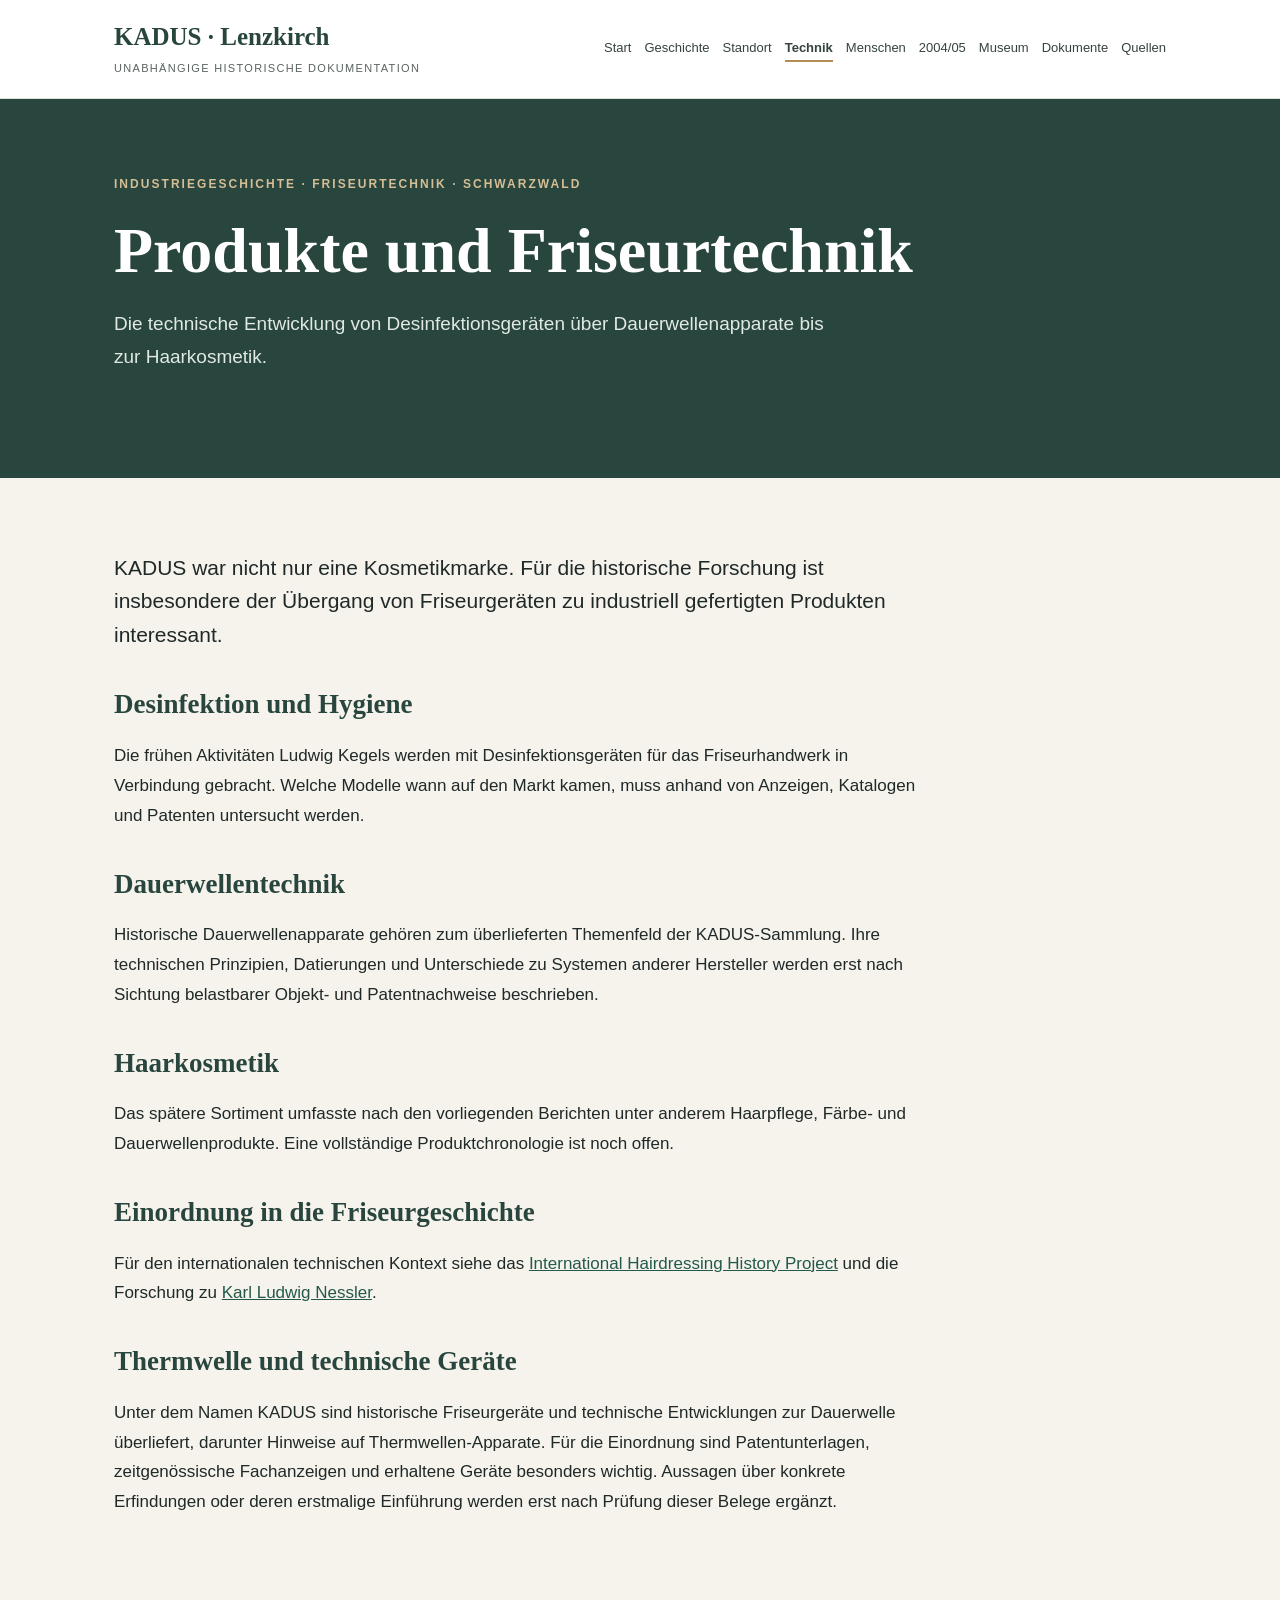
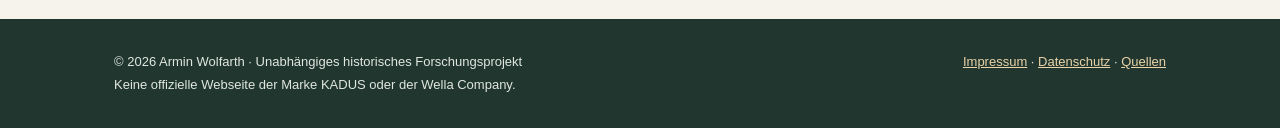
<file: technik.html>
<!DOCTYPE html>

<html lang="de"><head><meta charset="utf-8"/><meta content="width=device-width,initial-scale=1" name="viewport"/><meta content="index, follow" name="robots"/><title>Produkte und Friseurtechnik | KADUS Lenzkirch – Historische Dokumentation</title><meta content="Die technische Entwicklung von Desinfektionsgeräten über Dauerwellenapparate bis zur Haarkosmetik." name="description"/><link href="assets/style.css" rel="stylesheet"/><link href="https://armin-historik.github.io/kadus-lenzkirch/technik.html" rel="canonical"/></head><body><header><div class="wrap top"><a class="brand" href="index.html">KADUS · Lenzkirch<small>Unabhängige historische Dokumentation</small></a><nav aria-label="Hauptnavigation"><a href="index.html">Start</a><a href="geschichte.html">Geschichte</a><a href="lenzkirch.html">Standort</a><a aria-current="page" href="technik.html">Technik</a><a href="menschen.html">Menschen</a><a href="werksschliessung.html">2004/05</a><a href="museum.html">Museum</a><a href="dokumente.html">Dokumente</a><a href="quellen.html">Quellen</a></nav></div></header><main><section class="hero"><div class="wrap"><div class="eyebrow">Industriegeschichte · Friseurtechnik · Schwarzwald</div><h1>Produkte und Friseurtechnik</h1><p>Die technische Entwicklung von Desinfektionsgeräten über Dauerwellenapparate bis zur Haarkosmetik.</p></div></section><div class="wrap content"><div class="page"><p class="lead">KADUS war nicht nur eine Kosmetikmarke. Für die historische Forschung ist insbesondere der Übergang von Friseurgeräten zu industriell gefertigten Produkten interessant.</p><h2>Desinfektion und Hygiene</h2><p>Die frühen Aktivitäten Ludwig Kegels werden mit Desinfektionsgeräten für das Friseurhandwerk in Verbindung gebracht. Welche Modelle wann auf den Markt kamen, muss anhand von Anzeigen, Katalogen und Patenten untersucht werden.</p><h2>Dauerwellentechnik</h2><p>Historische Dauerwellenapparate gehören zum überlieferten Themenfeld der KADUS-Sammlung. Ihre technischen Prinzipien, Datierungen und Unterschiede zu Systemen anderer Hersteller werden erst nach Sichtung belastbarer Objekt- und Patentnachweise beschrieben.</p><h2>Haarkosmetik</h2><p>Das spätere Sortiment umfasste nach den vorliegenden Berichten unter anderem Haarpflege, Färbe- und Dauerwellenprodukte. Eine vollständige Produktchronologie ist noch offen.</p><h2>Einordnung in die Friseurgeschichte</h2><p>Für den internationalen technischen Kontext siehe das <a href="https://hairdressing-history.org/">International Hairdressing History Project</a> und die Forschung zu <a href="https://nessler-dauerwelle.de/">Karl Ludwig Nessler</a>.</p><h2>Thermwelle und technische Geräte</h2><p>Unter dem Namen KADUS sind historische Friseurgeräte und technische Entwicklungen zur Dauerwelle überliefert, darunter Hinweise auf Thermwellen-Apparate. Für die Einordnung sind Patentunterlagen, zeitgenössische Fachanzeigen und erhaltene Geräte besonders wichtig. Aussagen über konkrete Erfindungen oder deren erstmalige Einführung werden erst nach Prüfung dieser Belege ergänzt.</p></div></div></main><footer class="footer"><div class="wrap foot"><div>© 2026 Armin Wolfarth · Unabhängiges historisches Forschungsprojekt<br/>Keine offizielle Webseite der Marke KADUS oder der Wella Company.</div><div><a href="impressum.html">Impressum</a> · <a href="datenschutz.html">Datenschutz</a> · <a href="quellen.html">Quellen</a></div></div></footer></body></html>
</file>
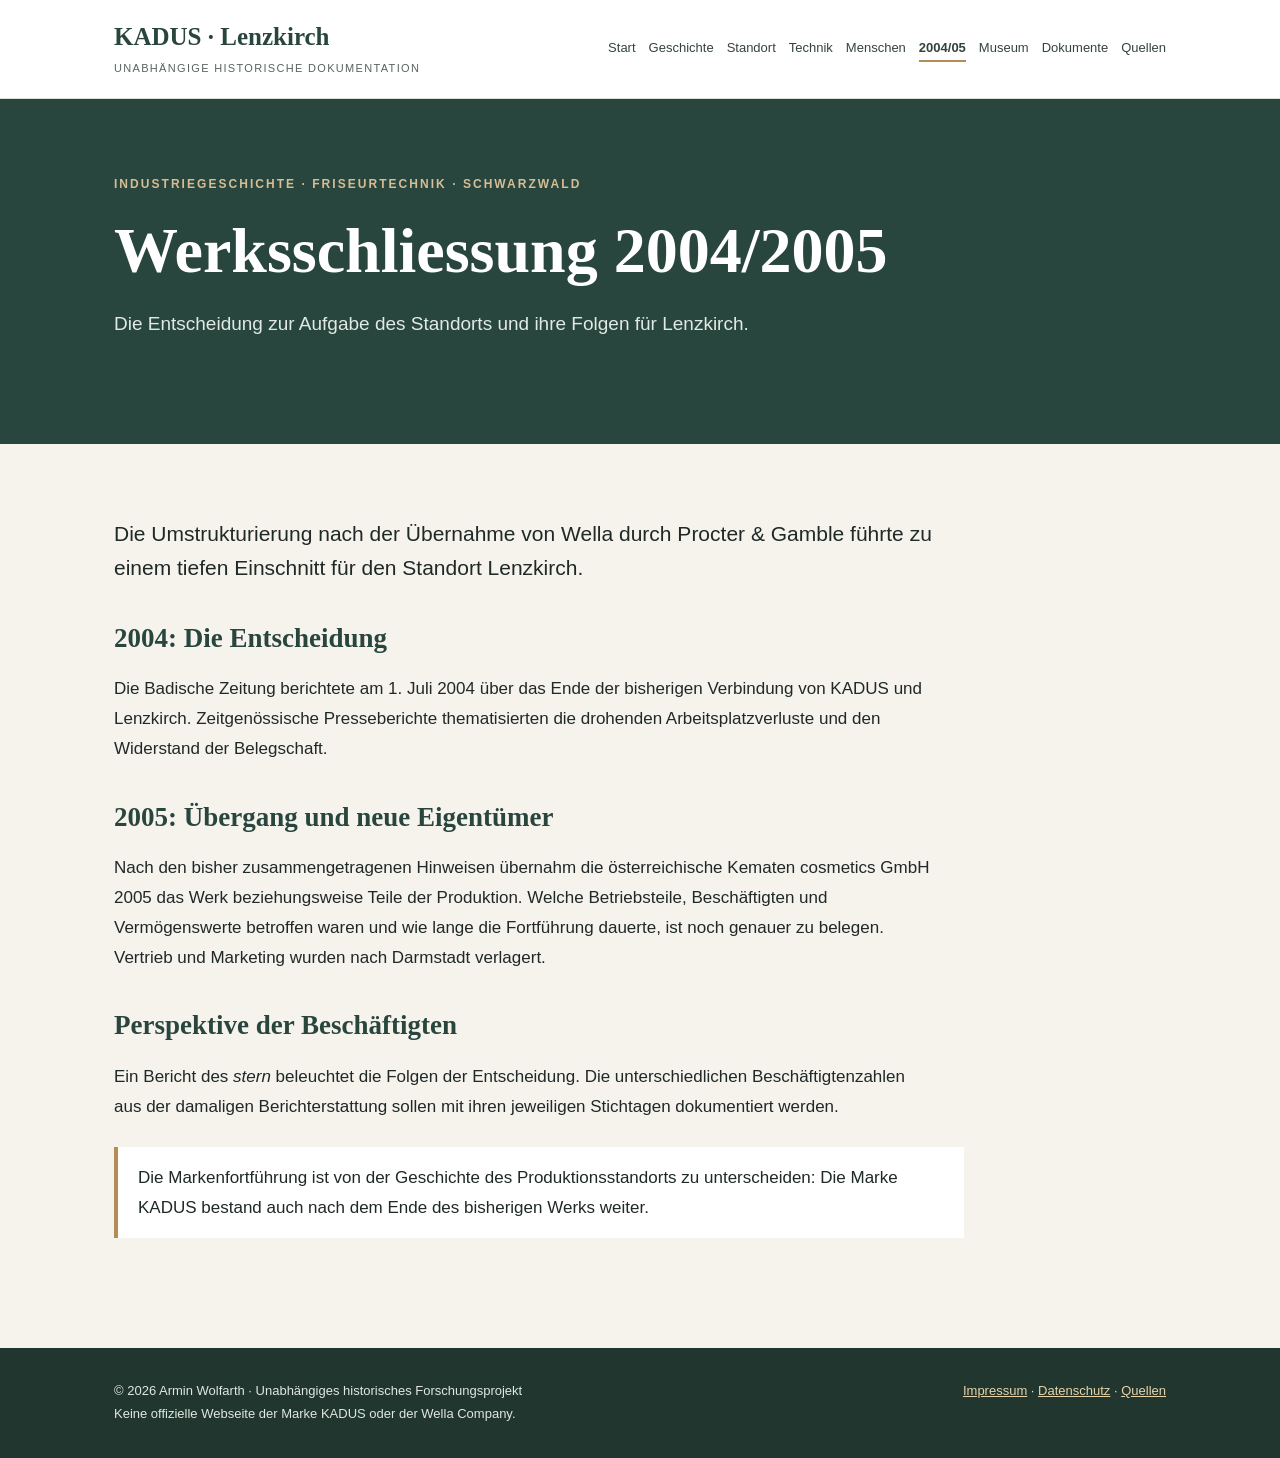
<file: werksschliessung.html>
<!DOCTYPE html>
<html lang="de"><head><meta charset="utf-8"/><meta content="width=device-width,initial-scale=1" name="viewport"/><meta content="index, follow" name="robots"/><title>Werksschliessung 2004/2005 | KADUS Lenzkirch – Historische Dokumentation</title><meta content="Die Entscheidung zur Aufgabe des Standorts und ihre Folgen für Lenzkirch." name="description"/><link href="assets/style.css" rel="stylesheet"/><link href="https://armin-historik.github.io/kadus-lenzkirch/werksschliessung.html" rel="canonical"/></head><body><header><div class="wrap top"><a class="brand" href="index.html">KADUS · Lenzkirch<small>Unabhängige historische Dokumentation</small></a><nav aria-label="Hauptnavigation"><a href="index.html">Start</a><a href="geschichte.html">Geschichte</a><a href="lenzkirch.html">Standort</a><a href="technik.html">Technik</a><a href="menschen.html">Menschen</a><a aria-current="page" href="werksschliessung.html">2004/05</a><a href="museum.html">Museum</a><a href="dokumente.html">Dokumente</a><a href="quellen.html">Quellen</a></nav></div></header><main><section class="hero"><div class="wrap"><div class="eyebrow">Industriegeschichte · Friseurtechnik · Schwarzwald</div><h1>Werksschliessung 2004/2005</h1><p>Die Entscheidung zur Aufgabe des Standorts und ihre Folgen für Lenzkirch.</p></div></section><div class="wrap content"><div class="page"><p class="lead">Die Umstrukturierung nach der Übernahme von Wella durch Procter &amp; Gamble führte zu einem tiefen Einschnitt für den Standort Lenzkirch.</p><h2>2004: Die Entscheidung</h2><p>Die Badische Zeitung berichtete am 1. Juli 2004 über das Ende der bisherigen Verbindung von KADUS und Lenzkirch. Zeitgenössische Presseberichte thematisierten die drohenden Arbeitsplatzverluste und den Widerstand der Belegschaft.</p><h2>2005: Übergang und neue Eigentümer</h2><p>Nach den bisher zusammengetragenen Hinweisen übernahm die österreichische Kematen cosmetics GmbH 2005 das Werk beziehungsweise Teile der Produktion. Welche Betriebsteile, Beschäftigten und Vermögenswerte betroffen waren und wie lange die Fortführung dauerte, ist noch genauer zu belegen. Vertrieb und Marketing wurden nach Darmstadt verlagert.</p><h2>Perspektive der Beschäftigten</h2><p>Ein Bericht des <em>stern</em> beleuchtet die Folgen der Entscheidung. Die unterschiedlichen Beschäftigtenzahlen aus der damaligen Berichterstattung sollen mit ihren jeweiligen Stichtagen dokumentiert werden.</p><div class="note">Die Markenfortführung ist von der Geschichte des Produktionsstandorts zu unterscheiden: Die Marke KADUS bestand auch nach dem Ende des bisherigen Werks weiter.</div></div></div></main><footer class="footer"><div class="wrap foot"><div>© 2026 Armin Wolfarth · Unabhängiges historisches Forschungsprojekt<br/>Keine offizielle Webseite der Marke KADUS oder der Wella Company.</div><div><a href="impressum.html">Impressum</a> · <a href="datenschutz.html">Datenschutz</a> · <a href="quellen.html">Quellen</a></div></div></footer></body></html>
</file>
<file: assets/style.css>
:root{--ink:#1f2928;--muted:#59645e;--cream:#f6f3ed;--white:#fff;--forest:#29463e;--gold:#b38d55;--line:#dcded7}*{box-sizing:border-box}html{scroll-behavior:smooth}body{margin:0;background:var(--cream);color:var(--ink);font:17px/1.75 'DM Sans',Arial,sans-serif}a{color:#23594b}a:hover{text-decoration-thickness:2px}.wrap{max-width:1100px;margin:auto;padding:0 24px}header{background:#fff;border-bottom:1px solid var(--line)}.top{display:flex;justify-content:space-between;align-items:center;gap:20px;padding-top:22px;padding-bottom:20px}.brand{color:var(--forest);text-decoration:none;font:700 25px/1.2 'Libre Baskerville',Georgia,serif}.brand small{display:block;font:500 11px/1.7 'DM Sans',Arial,sans-serif;letter-spacing:.12em;text-transform:uppercase;margin-top:7px;color:var(--muted)}nav{display:flex;gap:13px;flex-wrap:wrap}nav a{font-size:13px;color:#34443c;text-decoration:none}nav a[aria-current=page]{font-weight:700;border-bottom:2px solid var(--gold)}.hero{background:var(--forest);color:#fff;padding:75px 0 85px}.eyebrow{letter-spacing:.17em;text-transform:uppercase;font-size:12px;font-weight:700;color:#d5bd95}.hero h1{font:700 clamp(36px,5vw,64px)/1.18 'Libre Baskerville',Georgia,serif;max-width:880px;margin:18px 0}.hero p{max-width:740px;color:#e1e9e4;font-size:19px}.content{padding:52px 24px 85px}.lead{font-size:21px;line-height:1.6;max-width:860px}.section{margin:50px 0}.section h2,.page h2{font:700 27px/1.4 'Libre Baskerville',Georgia,serif;color:var(--forest);margin:35px 0 14px}.grid{display:grid;grid-template-columns:repeat(3,minmax(0,1fr));gap:18px}.card{display:block;text-decoration:none;background:white;border:1px solid var(--line);padding:26px;border-radius:3px;color:var(--ink)}.card:hover{border-color:var(--gold)}.card h3{font:700 21px/1.35 'Libre Baskerville',Georgia,serif;color:var(--forest);margin:8px 0}.card p{color:var(--muted);font-size:15px}.tag{font-size:11px;text-transform:uppercase;letter-spacing:.14em;color:#866b40;font-weight:700}.note{border-left:4px solid var(--gold);padding:16px 20px;background:#fff;margin:25px 0}.timeline{border-left:2px solid var(--gold);padding-left:24px}.timeline li{margin-bottom:18px;padding-left:8px}.page{max-width:850px}.page p,.page li{max-width:820px}.source-list li{margin:12px 0;overflow-wrap:anywhere}.footer{background:#20362f;color:#e0e7e0;padding:32px 0;font-size:13px}.footer a{color:#e9d3a8}.foot{display:flex;justify-content:space-between;gap:20px;flex-wrap:wrap}.crumb{font-size:13px;margin-bottom:24px}.crumb a{color:#d9e7dd}.muted{color:var(--muted)}@media(max-width:850px){.top{display:block}nav{margin-top:20px}.grid{grid-template-columns:1fr}.hero{padding:48px 0}.content{padding-top:28px}}
</file>
